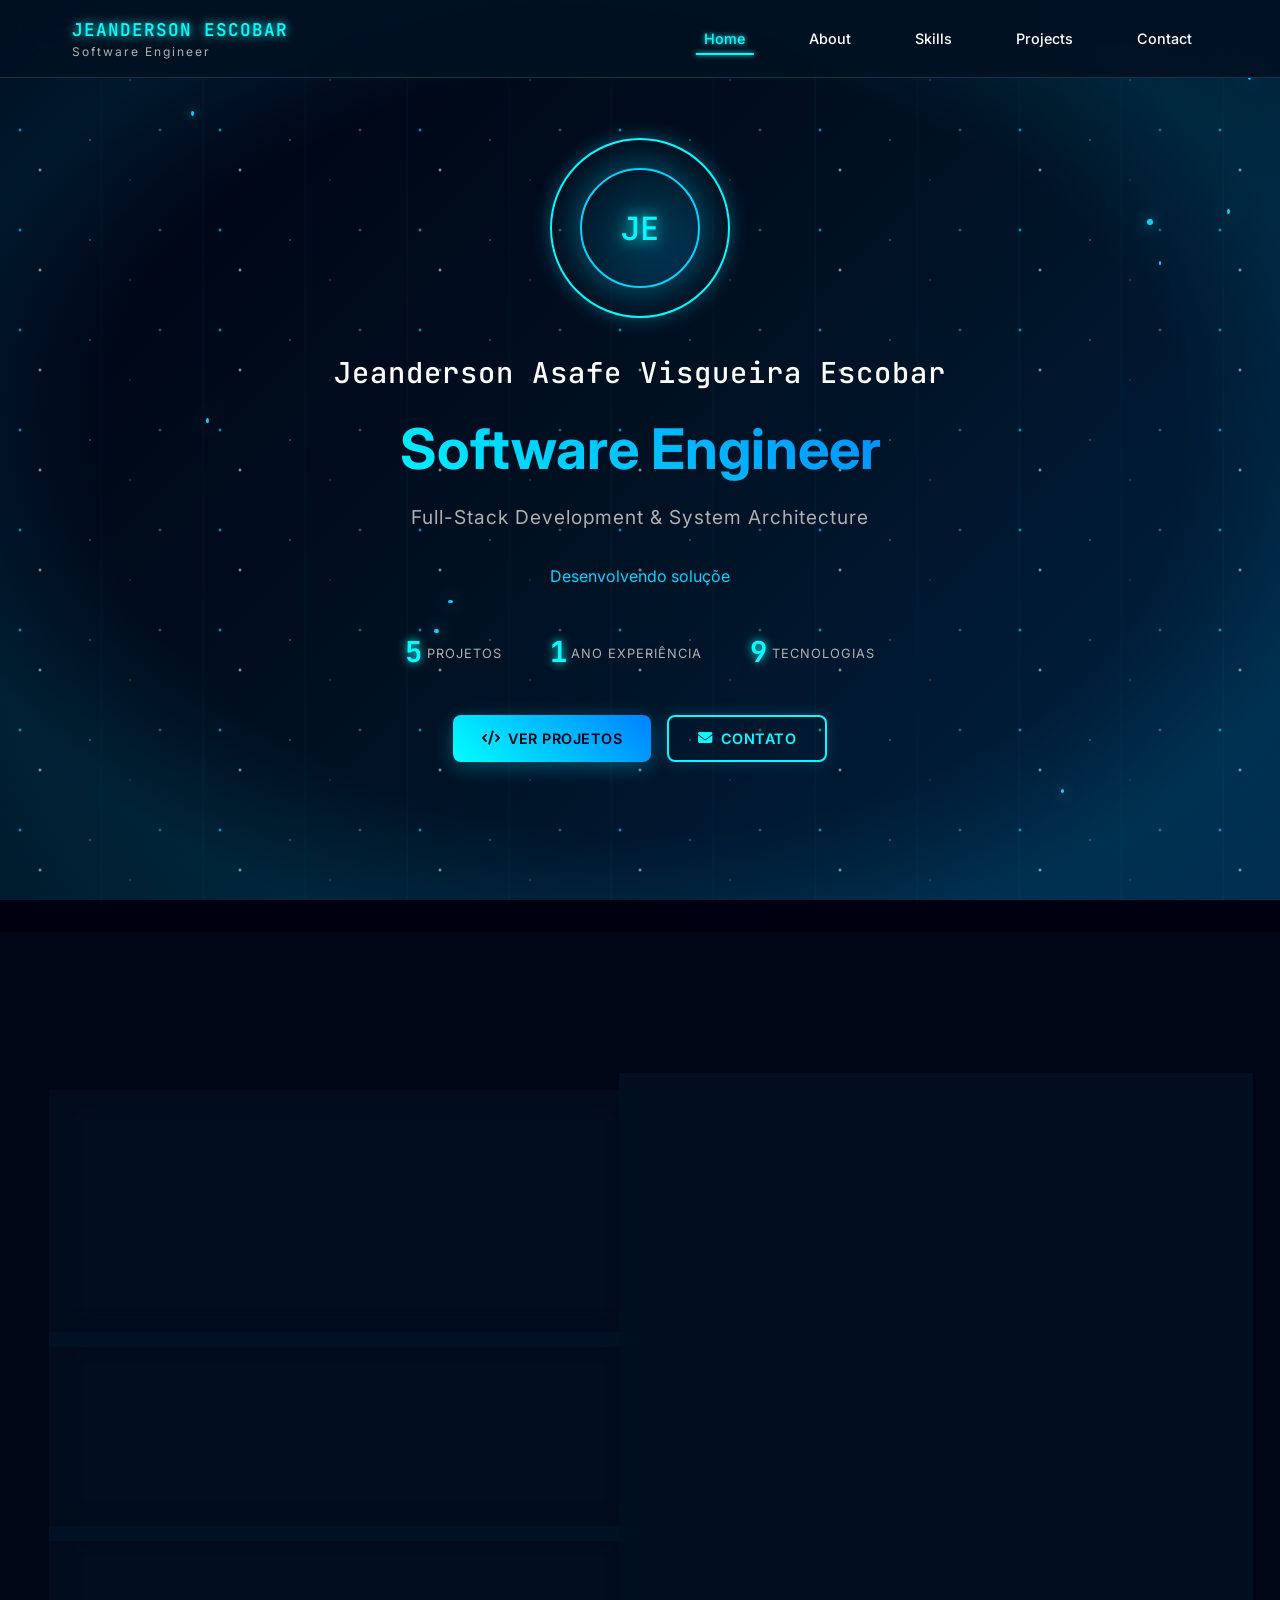
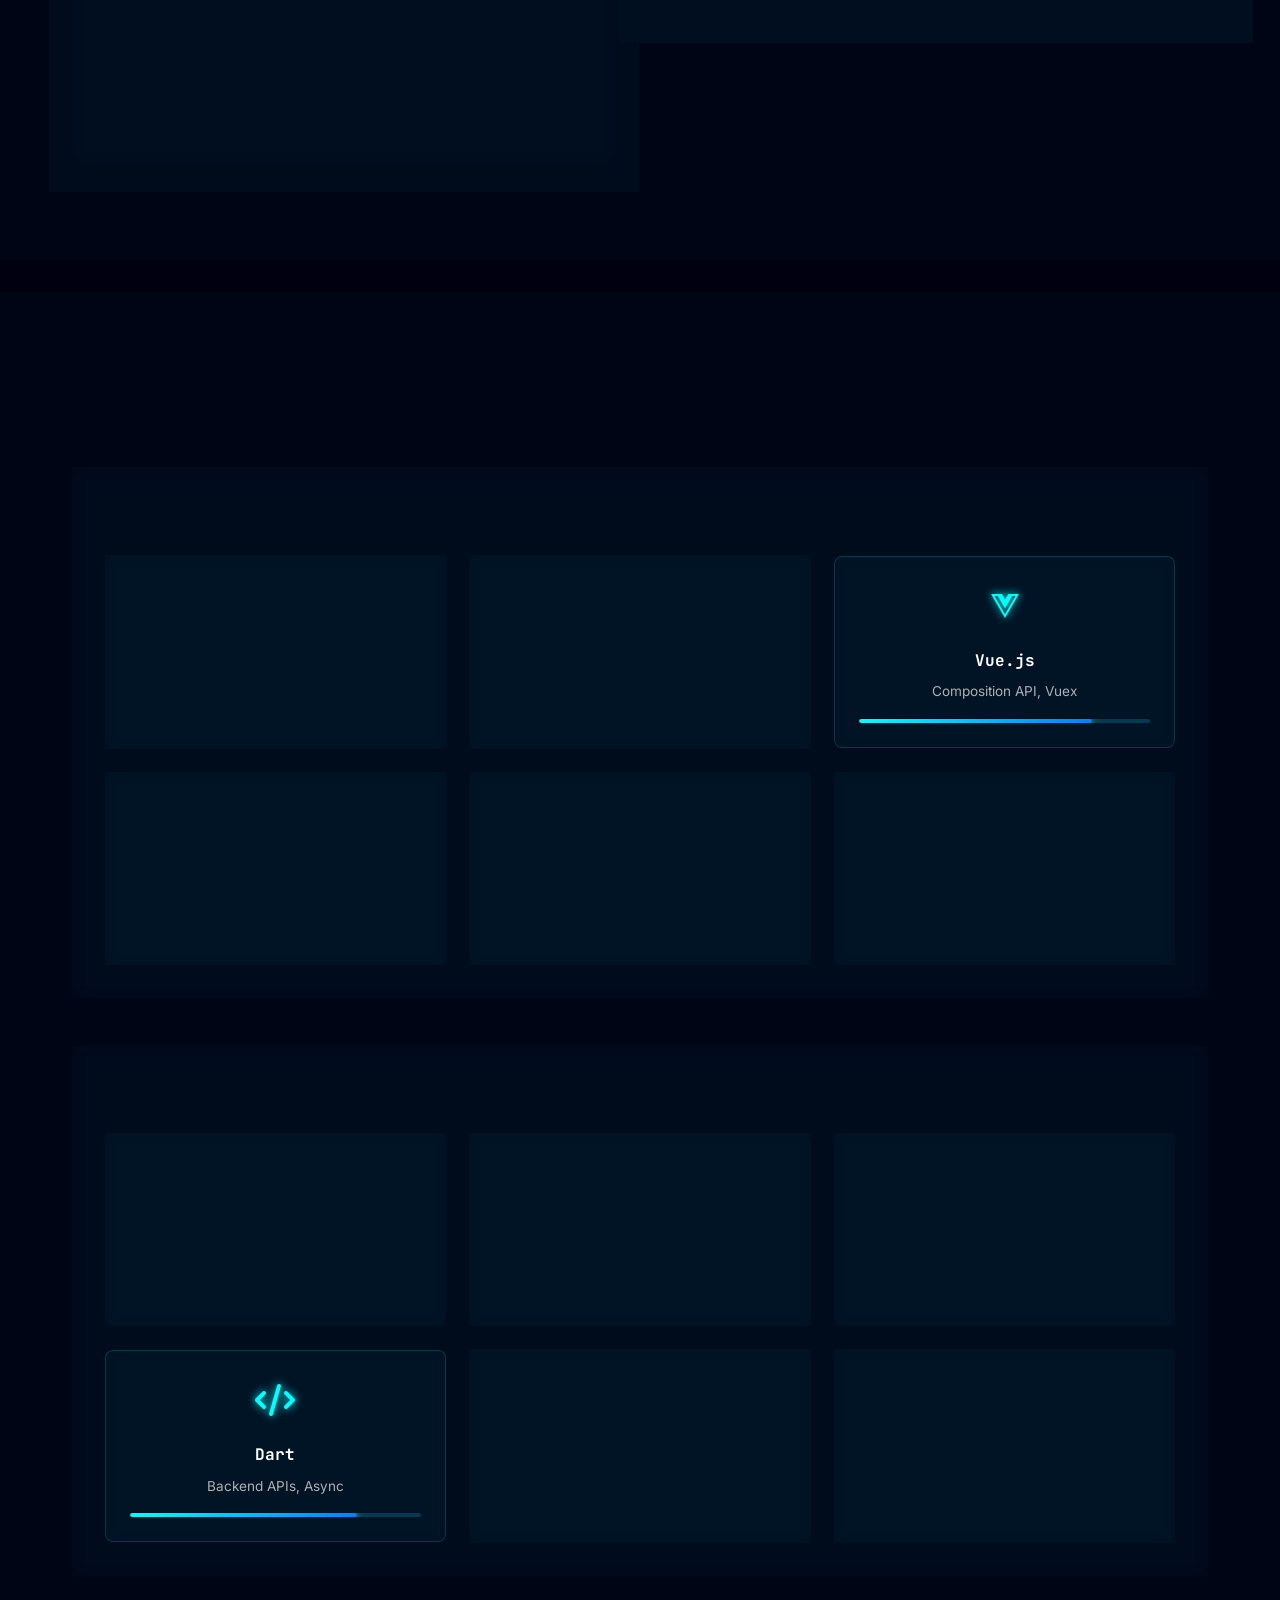
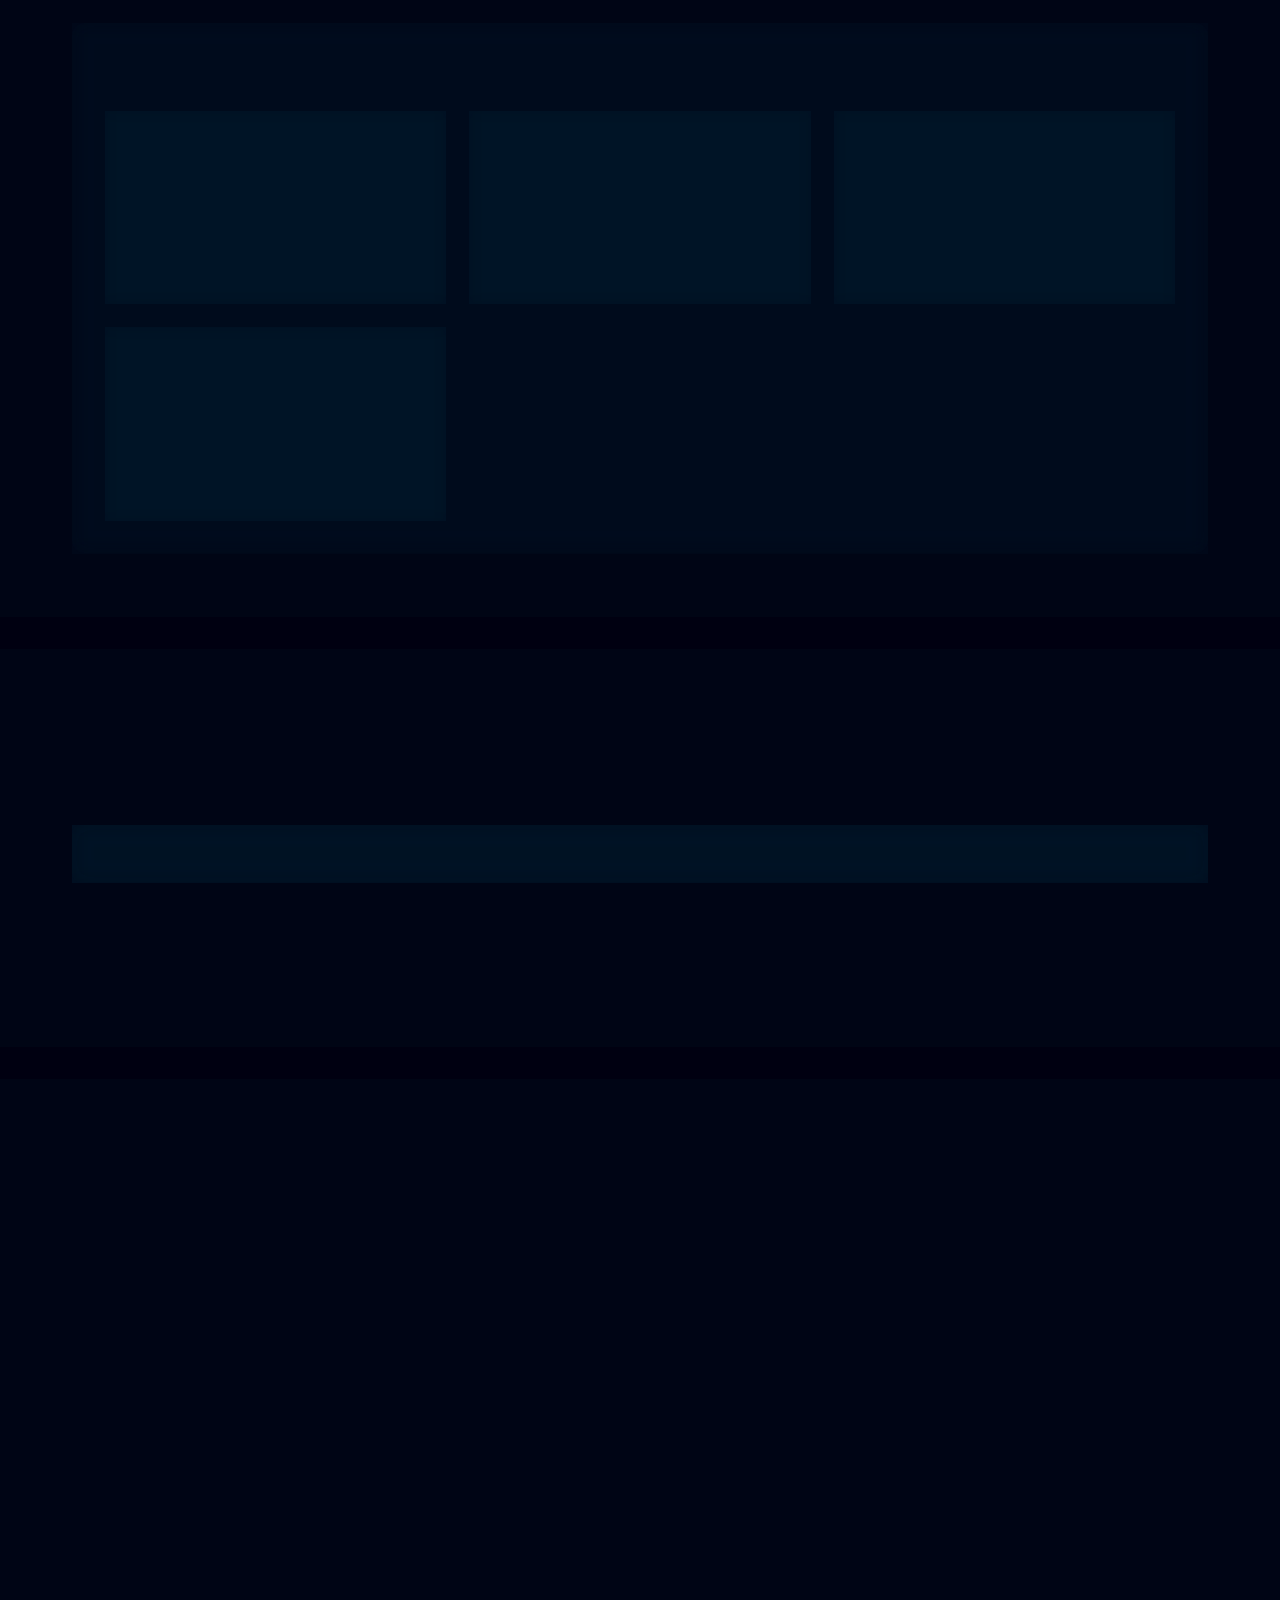
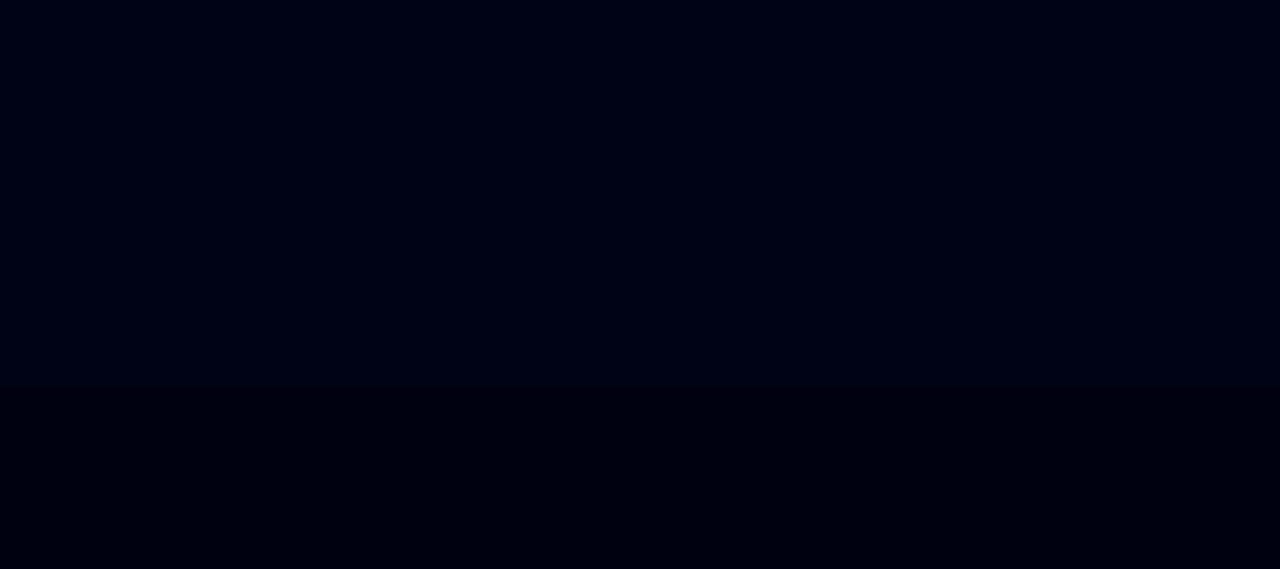
<file: index.html>
<!DOCTYPE html>
<html lang="pt-BR">
<head>
    <meta charset="UTF-8">
    <meta name="viewport" content="width=device-width, initial-scale=1.0">
    <title>Jeanderson Escobar - Engenheiro de Software</title>
    <link href="https://fonts.googleapis.com/css2?family=Inter:wght@300;400;500;600;700&family=JetBrains+Mono:wght@400;500;600&display=swap" rel="stylesheet">
    <link rel="stylesheet" href="https://cdnjs.cloudflare.com/ajax/libs/font-awesome/6.4.0/css/all.min.css">
    <link href="https://unpkg.com/aos@2.3.1/dist/aos.css" rel="stylesheet">
    <link rel="stylesheet" href="styles.css">
</head>
<body>
    <!-- Light Speed Background -->
    <div id="light-speed-bg">
        <div class="light-rays"></div>
        <div class="light-particles"></div>
        <div class="speed-lines"></div>
    </div>
    
    <!-- Navigation -->
    <nav class="navbar" id="navbar">
        <div class="nav-container">
            <div class="nav-logo" data-aos="fade-right">
                <span class="logo-text">JEANDERSON ESCOBAR</span>
                <span class="logo-subtitle">Software Engineer</span>
            </div>
            <ul class="nav-menu" id="nav-menu">
                <li><a href="#home" class="nav-link active">Home</a></li>
                <li><a href="#about" class="nav-link">About</a></li>
                <li><a href="#skills" class="nav-link">Skills</a></li>
                <li><a href="#projects" class="nav-link">Projects</a></li>
                <li><a href="#contact" class="nav-link">Contact</a></li>
            </ul>
            <div class="hamburger" id="hamburger">
                <span></span>
                <span></span>
                <span></span>
            </div>
        </div>
    </nav>

    <!-- Hero Section -->
    <section id="home" class="hero">
        <div class="hero-content">
            <div class="hero-avatar" data-aos="zoom-in" data-aos-duration="1000">
                <div class="avatar-ring"></div>
                <div class="avatar-core">JE</div>
                <div class="avatar-glow"></div>
            </div>
            <h1 class="hero-title">
                <span class="hero-name" data-aos="fade-up" data-aos-delay="200">Jeanderson Asafe Visgueira Escobar</span>
                <span class="hero-role" data-aos="fade-up" data-aos-delay="400">Software Engineer</span>
                <span class="hero-specialization" data-aos="fade-up" data-aos-delay="600">Full-Stack Development & System Architecture</span>
            </h1>
            <div class="hero-description" data-aos="fade-up" data-aos-delay="800">
                <p class="typing-text" id="typing-text">Desenvolvendo soluções escaláveis e inovadoras...</p>
            </div>
            <div class="hero-stats" data-aos="fade-up" data-aos-delay="1000">
                <div class="stat-item">
                    <span class="stat-number" data-target="5">0</span>
                    <span class="stat-label">Projetos</span>
                </div>
                <div class="stat-item">
                    <span class="stat-number" data-target="1">0</span>
                    <span class="stat-label">Ano Experiência</span>
                </div>
                <div class="stat-item">
                    <span class="stat-number" data-target="10">0</span>
                    <span class="stat-label">Tecnologias</span>
                </div>
            </div>
            <div class="hero-buttons" data-aos="fade-up" data-aos-delay="1200">
                <button class="btn btn-primary" onclick="scrollToSection('projects')">
                    <i class="fas fa-code"></i>
                    Ver Projetos
                </button>
                <button class="btn btn-secondary" onclick="scrollToSection('contact')">
                    <i class="fas fa-envelope"></i>
                    Contato
                </button>
            </div>
        </div>
    </section>

    <!-- About Section -->
    <section id="about" class="section">
        <div class="container">
            <h2 class="section-title" data-aos="fade-up">Sobre Mim</h2>
            <div class="about-content">
                <div class="about-text">
                    <div class="text-block" data-aos="fade-right" data-aos-delay="100">
                        <h3>Engenheiro de Software</h3>
                        <p> Aluno de Engenharia de Software, com foco em desenvolvimento full-stack e arquitetura de sistemas. Apaixonado por resolver problemas reais por meio de soluções eficientes, escaláveis e bem estruturadas. Em constante evolução, buscando aplicar na prática os conhecimentos adquiridos na graduação.</p>
                    </div>
                    <div class="text-block" data-aos="fade-right" data-aos-delay="200">
                        <h3>Metodologias & Práticas</h3>
                        <p>Aplicação de metodologias ágeis, clean code, design patterns, e princípios SOLID. Experiência com DevOps, CI/CD, testes automatizados e documentação técnica.</p>
                    </div>
                    <div class="text-block" data-aos="fade-right" data-aos-delay="300">
                        <h3>Foco em Qualidade</h3>
                        <ul class="principle-list">
                            <li><i class="fas fa-check"></i> Código limpo e manutenível</li>
                            <li><i class="fas fa-check"></i> Arquitetura escalável</li>
                            <li><i class="fas fa-check"></i> Performance otimizada</li>
                            <li><i class="fas fa-check"></i> Experiência do usuário</li>
                        </ul>
                    </div>
                </div>
                <div class="about-visual" data-aos="fade-left" data-aos-delay="400">
                    <div class="code-preview">
                        <div class="code-header">
                            <div class="code-dots">
                                <span></span>
                                <span></span>
                                <span></span>
                            </div>
                            <span class="code-title">software-engineer.js</span>
                        </div>
                        <div class="code-content">
                            <pre><code>class SoftwareEngineer {
  constructor() {
    this.name = "Jeanderson Escobar";
    this.role = "Full-Stack Developer";
    this.education = "Engenharia de Software";
  }

  getSkills() {
    return [
      "JavaScript", "Angular", "Flutter",
      "React", "PHP", "Java", "Python",
      "AWS", "PostgreSQL", "MongoDB"
    ];
  }

  buildSolutions() {
    return "Scalable & Efficient Systems";
  }
}</code></pre>
                        </div>
                    </div>
                </div>
            </div>
        </div>
    </section>

    <!-- Skills Section -->
    <section id="skills" class="section">
        <div class="container">
            <h2 class="section-title" data-aos="fade-up">Habilidades Técnicas</h2>
            
            <div class="skills-categories">
                <div class="skill-category" data-aos="fade-up" data-aos-delay="100">
                    <h3 class="category-title">Frontend Development</h3>
                    <div class="skills-grid">
                        <div class="skill-card" data-level="90" data-aos="flip-left" data-aos-delay="200">
                            <div class="skill-icon">
                                <i class="fab fa-js-square"></i>
                            </div>
                            <h4>JavaScript</h4>
                            <p>ES6+, DOM, Async/Await</p>
                            <div class="skill-level">
                                <div class="level-bar" data-level="90"></div>
                            </div>
                        </div>
                        <div class="skill-card" data-level="85" data-aos="flip-left" data-aos-delay="300">
                            <div class="skill-icon">
                                <i class="fab fa-react"></i>
                            </div>
                            <h4>React</h4>
                            <p>Hooks, Context, Redux</p>
                            <div class="skill-level">
                                <div class="level-bar" data-level="85"></div>
                            </div>
                        </div>
                        <div class="skill-card" data-level="80" data-aos="flip-left" data-aos-delay="400">
                            <div class="skill-icon">
                                <i class="fab fa-vuejs"></i>
                            </div>
                            <h4>Vue.js</h4>
                            <p>Composition API, Vuex</p>
                            <div class="skill-level">
                                <div class="level-bar" data-level="80"></div>
                            </div>
                        </div>
                        <div class="skill-card" data-level="82" data-aos="flip-left" data-aos-delay="450">
                            <div class="skill-icon">
                                <i class="fab fa-angular"></i>
                            </div>
                            <h4>Angular</h4>
                            <p>TypeScript, RxJS, Services</p>
                            <div class="skill-level">
                                <div class="level-bar" data-level="82"></div>
                            </div>
                        </div>
                        <div class="skill-card" data-level="78" data-aos="flip-left" data-aos-delay="475">
                            <div class="skill-icon">
                                <i class="fas fa-mobile-alt"></i>
                            </div>
                            <h4>Flutter</h4>
                            <p>Widgets, State Management</p>
                            <div class="skill-level">
                                <div class="level-bar" data-level="78"></div>
                            </div>
                        </div>
                        <div class="skill-card" data-level="85" data-aos="flip-left" data-aos-delay="500">
                            <div class="skill-icon">
                                <i class="fab fa-css3-alt"></i>
                            </div>
                            <h4>CSS/SCSS</h4>
                            <p>Flexbox, Grid, Animations</p>
                            <div class="skill-level">
                                <div class="level-bar" data-level="85"></div>
                            </div>
                        </div>
                    </div>
                </div>

                <div class="skill-category" data-aos="fade-up" data-aos-delay="200">
                    <h3 class="category-title">Backend Development</h3>
                    <div class="skills-grid">
                        <div class="skill-card" data-level="85" data-aos="flip-right" data-aos-delay="300">
                            <div class="skill-icon">
                                <i class="fab fa-php"></i>
                            </div>
                            <h4>PHP</h4>
                            <p>Laravel, Symfony, APIs</p>
                            <div class="skill-level">
                                <div class="level-bar" data-level="85"></div>
                            </div>
                        </div>
                        <div class="skill-card" data-level="83" data-aos="flip-right" data-aos-delay="350">
                            <div class="skill-icon">
                                <i class="fab fa-java"></i>
                            </div>
                            <h4>Java</h4>
                            <p>Spring Boot, JPA, Maven</p>
                            <div class="skill-level">
                                <div class="level-bar" data-level="83"></div>
                            </div>
                        </div>
                        <div class="skill-card" data-level="82" data-aos="flip-right" data-aos-delay="400">
                            <div class="skill-icon">
                                <i class="fab fa-python"></i>
                            </div>
                            <h4>Python</h4>
                            <p>Django, FastAPI, Flask</p>
                            <div class="skill-level">
                                <div class="level-bar" data-level="82"></div>
                            </div>
                        </div>
                        <div class="skill-card" data-level="78" data-aos="flip-right" data-aos-delay="450">
                            <div class="skill-icon">
                                <i class="fas fa-code"></i>
                            </div>
                            <h4>Dart</h4>
                            <p>Backend APIs, Async</p>
                            <div class="skill-level">
                                <div class="level-bar" data-level="78"></div>
                            </div>
                        </div>
                        <div class="skill-card" data-level="80" data-aos="flip-right" data-aos-delay="500">
                            <div class="skill-icon">
                                <i class="fas fa-database"></i>
                            </div>
                            <h4>PostgreSQL</h4>
                            <p>Queries, Optimization</p>
                            <div class="skill-level">
                                <div class="level-bar" data-level="80"></div>
                            </div>
                        </div>
                        <div class="skill-card" data-level="75" data-aos="flip-right" data-aos-delay="600">
                            <div class="skill-icon">
                                <i class="fas fa-leaf"></i>
                            </div>
                            <h4>MongoDB</h4>
                            <p>NoSQL, Aggregation</p>
                            <div class="skill-level">
                                <div class="level-bar" data-level="75"></div>
                            </div>
                        </div>
                    </div>
                </div>

                <div class="skill-category" data-aos="fade-up" data-aos-delay="300">
                    <h3 class="category-title">DevOps & Tools</h3>
                    <div class="skills-grid">
                        <div class="skill-card" data-level="78" data-aos="zoom-in" data-aos-delay="400">
                            <div class="skill-icon">
                                <i class="fab fa-docker"></i>
                            </div>
                            <h4>Docker</h4>
                            <p>Containers, Compose</p>
                            <div class="skill-level">
                                <div class="level-bar" data-level="78"></div>
                            </div>
                        </div>
                        <div class="skill-card" data-level="75" data-aos="zoom-in" data-aos-delay="500">
                            <div class="skill-icon">
                                <i class="fab fa-aws"></i>
                            </div>
                            <h4>AWS</h4>
                            <p>EC2, S3, Lambda</p>
                            <div class="skill-level">
                                <div class="level-bar" data-level="75"></div>
                            </div>
                        </div>
                        <div class="skill-card" data-level="90" data-aos="zoom-in" data-aos-delay="600">
                            <div class="skill-icon">
                                <i class="fab fa-git-alt"></i>
                            </div>
                            <h4>Git</h4>
                            <p>Version Control, Workflows</p>
                            <div class="skill-level">
                                <div class="level-bar" data-level="90"></div>
                            </div>
                        </div>
                        <div class="skill-card" data-level="70" data-aos="zoom-in" data-aos-delay="700">
                            <div class="skill-icon">
                                <i class="fas fa-cogs"></i>
                            </div>
                            <h4>CI/CD</h4>
                            <p>GitHub Actions, Jenkins</p>
                            <div class="skill-level">
                                <div class="level-bar" data-level="70"></div>
                            </div>
                        </div>
                    </div>
                </div>
            </div>
        </div>
    </section>

    <!-- Projects Section -->
    <section id="projects" class="section">
        <div class="container">
            <h2 class="section-title" data-aos="fade-up">Meus Projetos</h2>
            
            <div class="github-status" id="github-status" data-aos="fade-up" data-aos-delay="100">
                <div class="status-indicator">
                    <i class="fab fa-github"></i>
                    <span id="status-text">🚀 Conectando com o GitHub...</span>
                </div>
            </div>

            <div class="project-filters" data-aos="fade-up" data-aos-delay="200">
                <button class="filter-btn active" data-filter="all">Todos os Projetos</button>
                <div id="language-filters"></div>
            </div>

            <div class="projects-grid" id="projects-grid">
                <!-- Projects will be loaded here -->
            </div>

            <div class="loading-spinner" id="loading-spinner">
                <div class="spinner"></div>
                <p>Carregando projetos...</p>
            </div>
        </div>
    </section>

    <!-- Contact Section -->
    <section id="contact" class="section">
        <div class="container">
            <h2 class="section-title" data-aos="fade-up">Entre em Contato</h2>
            <div class="contact-content">
                <div class="contact-form-container" data-aos="fade-right" data-aos-delay="200">
                    <div class="form-header">
                        <h3>Vamos conversar sobre seu projeto</h3>
                        <p>Estou sempre interessado em novos desafios e oportunidades de colaboração.</p>
                    </div>
                    <form class="contact-form" id="contact-form">
                        <div class="form-group">
                            <input type="text" id="name" name="name" required>
                            <label for="name">Nome</label>
                            <div class="input-glow"></div>
                        </div>
                        <div class="form-group">
                            <input type="email" id="email" name="email" required>
                            <label for="email">Email</label>
                            <div class="input-glow"></div>
                        </div>
                        <div class="form-group">
                            <input type="text" id="subject" name="subject" required>
                            <label for="subject">Assunto</label>
                            <div class="input-glow"></div>
                        </div>
                        <div class="form-group">
                            <textarea id="message" name="message" required></textarea>
                            <label for="message">Mensagem</label>
                            <div class="input-glow"></div>
                        </div>
                        <button type="submit" class="btn btn-primary">
                            <i class="fas fa-paper-plane"></i>
                            Enviar Mensagem
                        </button>
                    </form>
                </div>
                <div class="contact-info" data-aos="fade-left" data-aos-delay="400">
                    <div class="contact-card" data-aos="zoom-in" data-aos-delay="500">
                        <div class="card-icon">
                            <i class="fas fa-envelope"></i>
                        </div>
                        <h4>Email</h4>
                        <p>jeandersonescobar14@email.com</p>
                    </div>
                    <div class="contact-card" data-aos="zoom-in" data-aos-delay="600">
                        <div class="card-icon">
                            <i class="fas fa-map-marker-alt"></i>
                        </div>
                        <h4>Localização</h4>
                        <p>Teresina, PI Brasil</p>
                    </div>
                    <div class="contact-card" data-aos="zoom-in" data-aos-delay="700">
                        <div class="card-icon">
                            <i class="fas fa-clock"></i>
                        </div>
                        <h4>Disponibilidade</h4>
                        <p>Segunda a Sexta, 9h às 18h</p>
                    </div>
                </div>
            </div>
            <div class="social-links" data-aos="fade-up" data-aos-delay="800">
                <a href="https://github.com/asafe-escobar" class="social-link" title="GitHub">
                    <i class="fab fa-github"></i>
                </a>
                <a href="https://www.linkedin.com/in/asafe-escobar-217594322/" class="social-link" title="LinkedIn">
                    <i class="fab fa-linkedin"></i>
                </a>
                <a href="https://x.com/Zai65156971" class="social-link" title="Twitter">
                    <i class="fab fa-twitter"></i>
                </a>
                <a href="https://mail.google.com/mail/u/0/#inbox" class="social-link" title="Email">
                    <i class="fas fa-envelope"></i>
                </a>
            </div>
        </div>
    </section>

    <!-- Footer -->
    <footer class="footer" data-aos="fade-up">
        <div class="container">
            <p>&copy; 2024 Jeanderson Escobar. Todos os direitos reservados.</p>
        </div>
    </footer>

    <!-- Scripts -->
    <script src="https://unpkg.com/aos@2.3.1/dist/aos.js"></script>
    <script src="script.js"></script>
</body>
</html>
</file>
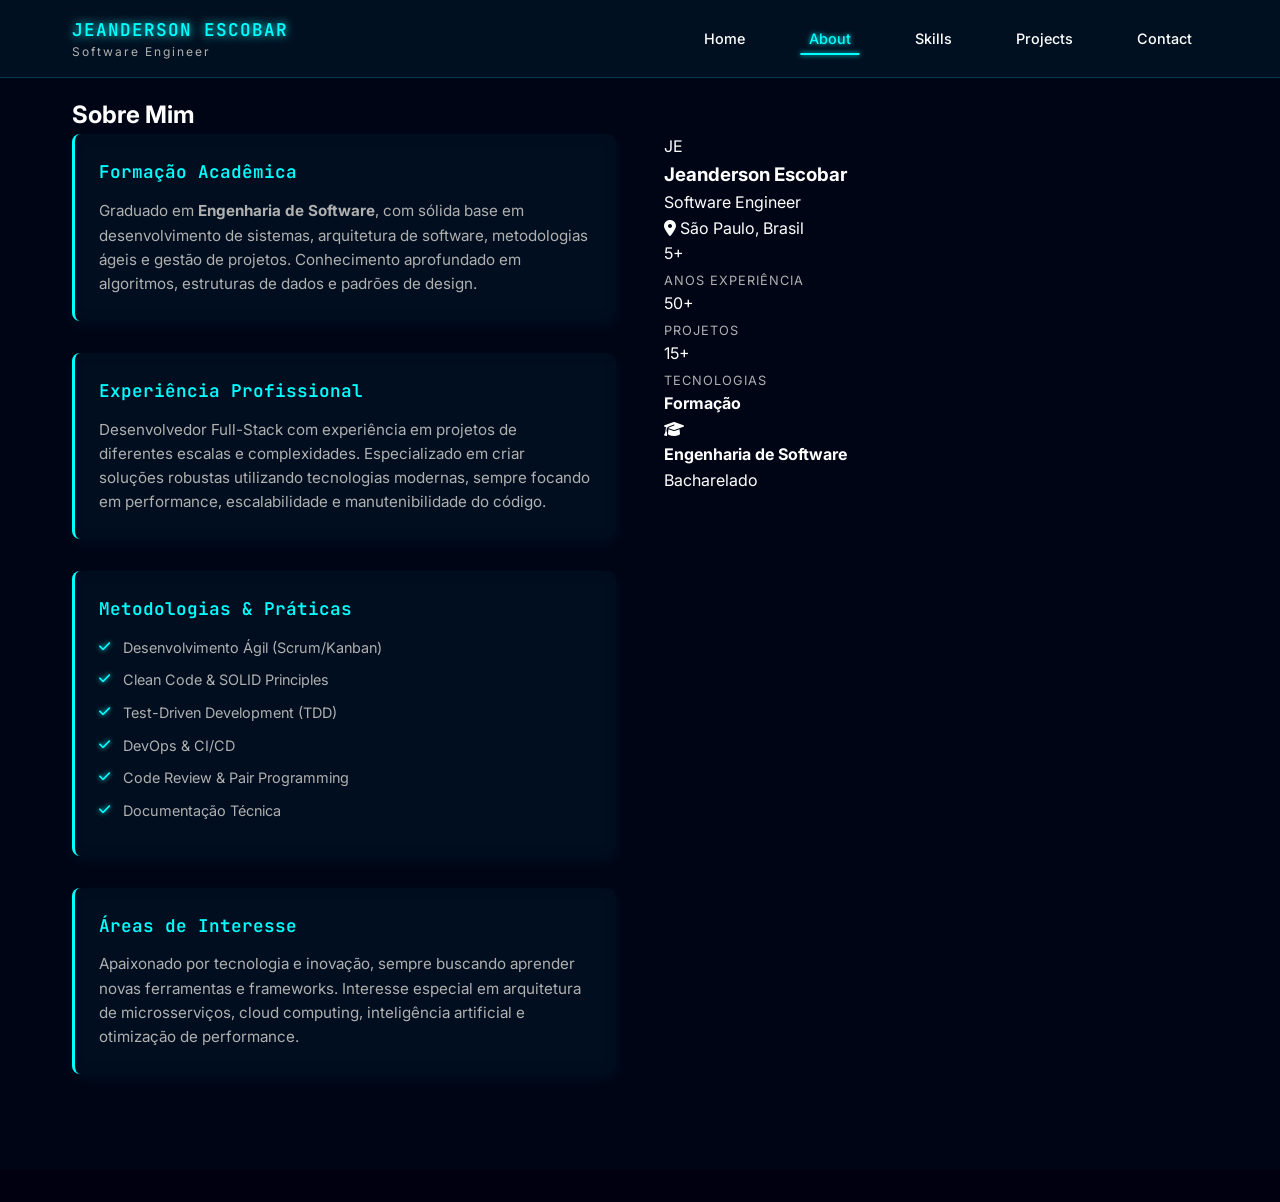
<file: about.html>
<!DOCTYPE html>
<html lang="pt-BR">
<head>
    <meta charset="UTF-8">
    <meta name="viewport" content="width=device-width, initial-scale=1.0">
    <title>Jeanderson Escobar - Sobre</title>
    <link href="https://fonts.googleapis.com/css2?family=Inter:wght@300;400;500;600;700&family=JetBrains+Mono:wght@400;500;600&display=swap" rel="stylesheet">
    <link rel="stylesheet" href="https://cdnjs.cloudflare.com/ajax/libs/font-awesome/6.4.0/css/all.min.css">
    <link rel="stylesheet" href="styles.css">
</head>
<body>
    <!-- Starfield Background -->
    <div id="starfield"></div>
    <div id="nebula"></div>
    
    <!-- Navigation -->
    <nav class="navbar" id="navbar">
        <div class="nav-container">
            <div class="nav-logo">
                <span class="logo-text">JEANDERSON ESCOBAR</span>
                <span class="logo-subtitle">Software Engineer</span>
            </div>
            <ul class="nav-menu" id="nav-menu">
                <li><a href="index.html" class="nav-link">Home</a></li>
                <li><a href="about.html" class="nav-link active">About</a></li>
                <li><a href="skills.html" class="nav-link">Skills</a></li>
                <li><a href="projects.html" class="nav-link">Projects</a></li>
                <li><a href="contact.html" class="nav-link">Contact</a></li>
            </ul>
            <div class="hamburger" id="hamburger">
                <span></span>
                <span></span>
                <span></span>
            </div>
        </div>
    </nav>

    <!-- About Section -->
    <section class="section page-content">
        <div class="container">
            <h1 class="page-title">Sobre Mim</h1>
            <div class="about-content">
                <div class="about-text">
                    <div class="text-block">
                        <h3>Formação Acadêmica</h3>
                        <p>Graduado em <strong>Engenharia de Software</strong>, com sólida base em desenvolvimento de sistemas, arquitetura de software, metodologias ágeis e gestão de projetos. Conhecimento aprofundado em algoritmos, estruturas de dados e padrões de design.</p>
                    </div>
                    <div class="text-block">
                        <h3>Experiência Profissional</h3>
                        <p>Desenvolvedor Full-Stack com experiência em projetos de diferentes escalas e complexidades. Especializado em criar soluções robustas utilizando tecnologias modernas, sempre focando em performance, escalabilidade e manutenibilidade do código.</p>
                    </div>
                    <div class="text-block">
                        <h3>Metodologias & Práticas</h3>
                        <ul class="principle-list">
                            <li><i class="fas fa-check"></i> Desenvolvimento Ágil (Scrum/Kanban)</li>
                            <li><i class="fas fa-check"></i> Clean Code & SOLID Principles</li>
                            <li><i class="fas fa-check"></i> Test-Driven Development (TDD)</li>
                            <li><i class="fas fa-check"></i> DevOps & CI/CD</li>
                            <li><i class="fas fa-check"></i> Code Review & Pair Programming</li>
                            <li><i class="fas fa-check"></i> Documentação Técnica</li>
                        </ul>
                    </div>
                    <div class="text-block">
                        <h3>Áreas de Interesse</h3>
                        <p>Apaixonado por tecnologia e inovação, sempre buscando aprender novas ferramentas e frameworks. Interesse especial em arquitetura de microsserviços, cloud computing, inteligência artificial e otimização de performance.</p>
                    </div>
                </div>
                <div class="about-visual">
                    <div class="profile-card">
                        <div class="profile-header">
                            <div class="profile-avatar">JE</div>
                            <div class="profile-info">
                                <h3>Jeanderson Escobar</h3>
                                <p>Software Engineer</p>
                                <div class="profile-location">
                                    <i class="fas fa-map-marker-alt"></i>
                                    São Paulo, Brasil
                                </div>
                            </div>
                        </div>
                        <div class="profile-stats">
                            <div class="stat">
                                <span class="stat-value">5+</span>
                                <span class="stat-label">Anos Experiência</span>
                            </div>
                            <div class="stat">
                                <span class="stat-value">50+</span>
                                <span class="stat-label">Projetos</span>
                            </div>
                            <div class="stat">
                                <span class="stat-value">15+</span>
                                <span class="stat-label">Tecnologias</span>
                            </div>
                        </div>
                        <div class="profile-education">
                            <h4>Formação</h4>
                            <div class="education-item">
                                <i class="fas fa-graduation-cap"></i>
                                <div>
                                    <strong>Engenharia de Software</strong>
                                    <p>Bacharelado</p>
                                </div>
                            </div>
                        </div>
                    </div>
                </div>
            </div>
        </div>
    </section>

    <script src="script.js"></script>
</body>
</html>
</file>
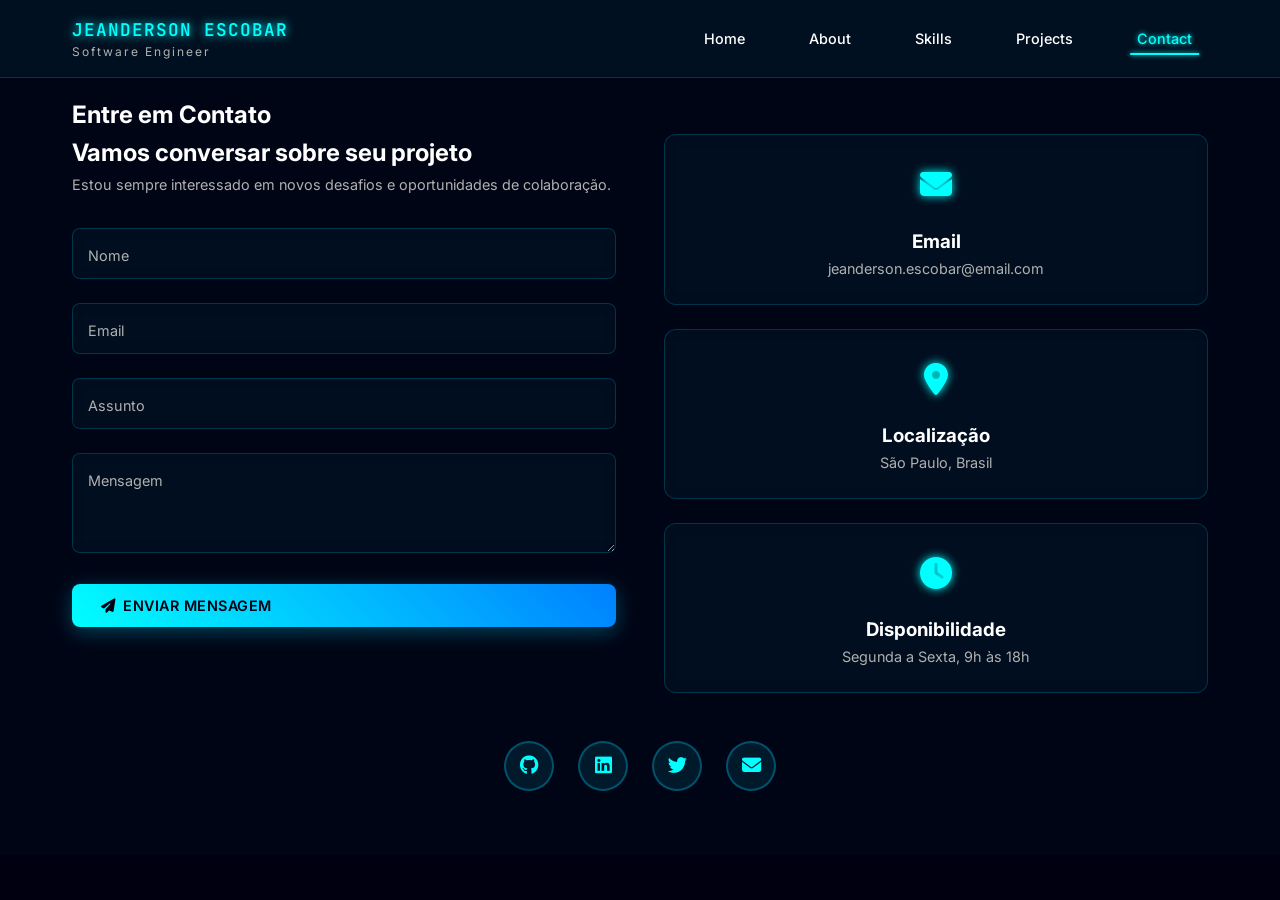
<file: contact.html>
<!DOCTYPE html>
<html lang="pt-BR">
<head>
    <meta charset="UTF-8">
    <meta name="viewport" content="width=device-width, initial-scale=1.0">
    <title>Jeanderson Escobar - Contato</title>
    <link href="https://fonts.googleapis.com/css2?family=Inter:wght@300;400;500;600;700&family=JetBrains+Mono:wght@400;500;600&display=swap" rel="stylesheet">
    <link rel="stylesheet" href="https://cdnjs.cloudflare.com/ajax/libs/font-awesome/6.4.0/css/all.min.css">
    <link rel="stylesheet" href="styles.css">
</head>
<body>
    <!-- Starfield Background -->
    <div id="starfield"></div>
    <div id="nebula"></div>
    
    <!-- Navigation -->
    <nav class="navbar" id="navbar">
        <div class="nav-container">
            <div class="nav-logo">
                <span class="logo-text">JEANDERSON ESCOBAR</span>
                <span class="logo-subtitle">Software Engineer</span>
            </div>
            <ul class="nav-menu" id="nav-menu">
                <li><a href="index.html" class="nav-link">Home</a></li>
                <li><a href="about.html" class="nav-link">About</a></li>
                <li><a href="skills.html" class="nav-link">Skills</a></li>
                <li><a href="projects.html" class="nav-link">Projects</a></li>
                <li><a href="contact.html" class="nav-link active">Contact</a></li>
            </ul>
            <div class="hamburger" id="hamburger">
                <span></span>
                <span></span>
                <span></span>
            </div>
        </div>
    </nav>

    <!-- Contact Section -->
    <section class="section page-content">
        <div class="container">
            <h1 class="page-title">Entre em Contato</h1>
            <div class="contact-content">
                <div class="contact-form-container">
                    <div class="form-header">
                        <h2>Vamos conversar sobre seu projeto</h2>
                        <p>Estou sempre interessado em novos desafios e oportunidades de colaboração.</p>
                    </div>
                    <form class="contact-form" id="contact-form">
                        <div class="form-group">
                            <input type="text" id="name" name="name" required>
                            <label for="name">Nome</label>
                            <div class="input-glow"></div>
                        </div>
                        <div class="form-group">
                            <input type="email" id="email" name="email" required>
                            <label for="email">Email</label>
                            <div class="input-glow"></div>
                        </div>
                        <div class="form-group">
                            <input type="text" id="subject" name="subject" required>
                            <label for="subject">Assunto</label>
                            <div class="input-glow"></div>
                        </div>
                        <div class="form-group">
                            <textarea id="message" name="message" required></textarea>
                            <label for="message">Mensagem</label>
                            <div class="input-glow"></div>
                        </div>
                        <button type="submit" class="btn btn-primary">
                            <i class="fas fa-paper-plane"></i>
                            Enviar Mensagem
                        </button>
                    </form>
                </div>
                <div class="contact-info">
                    <div class="contact-card">
                        <div class="card-icon">
                            <i class="fas fa-envelope"></i>
                        </div>
                        <h3>Email</h3>
                        <p>jeanderson.escobar@email.com</p>
                    </div>
                    <div class="contact-card">
                        <div class="card-icon">
                            <i class="fas fa-map-marker-alt"></i>
                        </div>
                        <h3>Localização</h3>
                        <p>São Paulo, Brasil</p>
                    </div>
                    <div class="contact-card">
                        <div class="card-icon">
                            <i class="fas fa-clock"></i>
                        </div>
                        <h3>Disponibilidade</h3>
                        <p>Segunda a Sexta, 9h às 18h</p>
                    </div>
                </div>
            </div>
            <div class="social-links">
                <a href="#" class="social-link" title="GitHub">
                    <i class="fab fa-github"></i>
                </a>
                <a href="#" class="social-link" title="LinkedIn">
                    <i class="fab fa-linkedin"></i>
                </a>
                <a href="#" class="social-link" title="Twitter">
                    <i class="fab fa-twitter"></i>
                </a>
                <a href="#" class="social-link" title="Email">
                    <i class="fas fa-envelope"></i>
                </a>
            </div>
        </div>
    </section>

    <script src="script.js"></script>
</body>
</html>
</file>
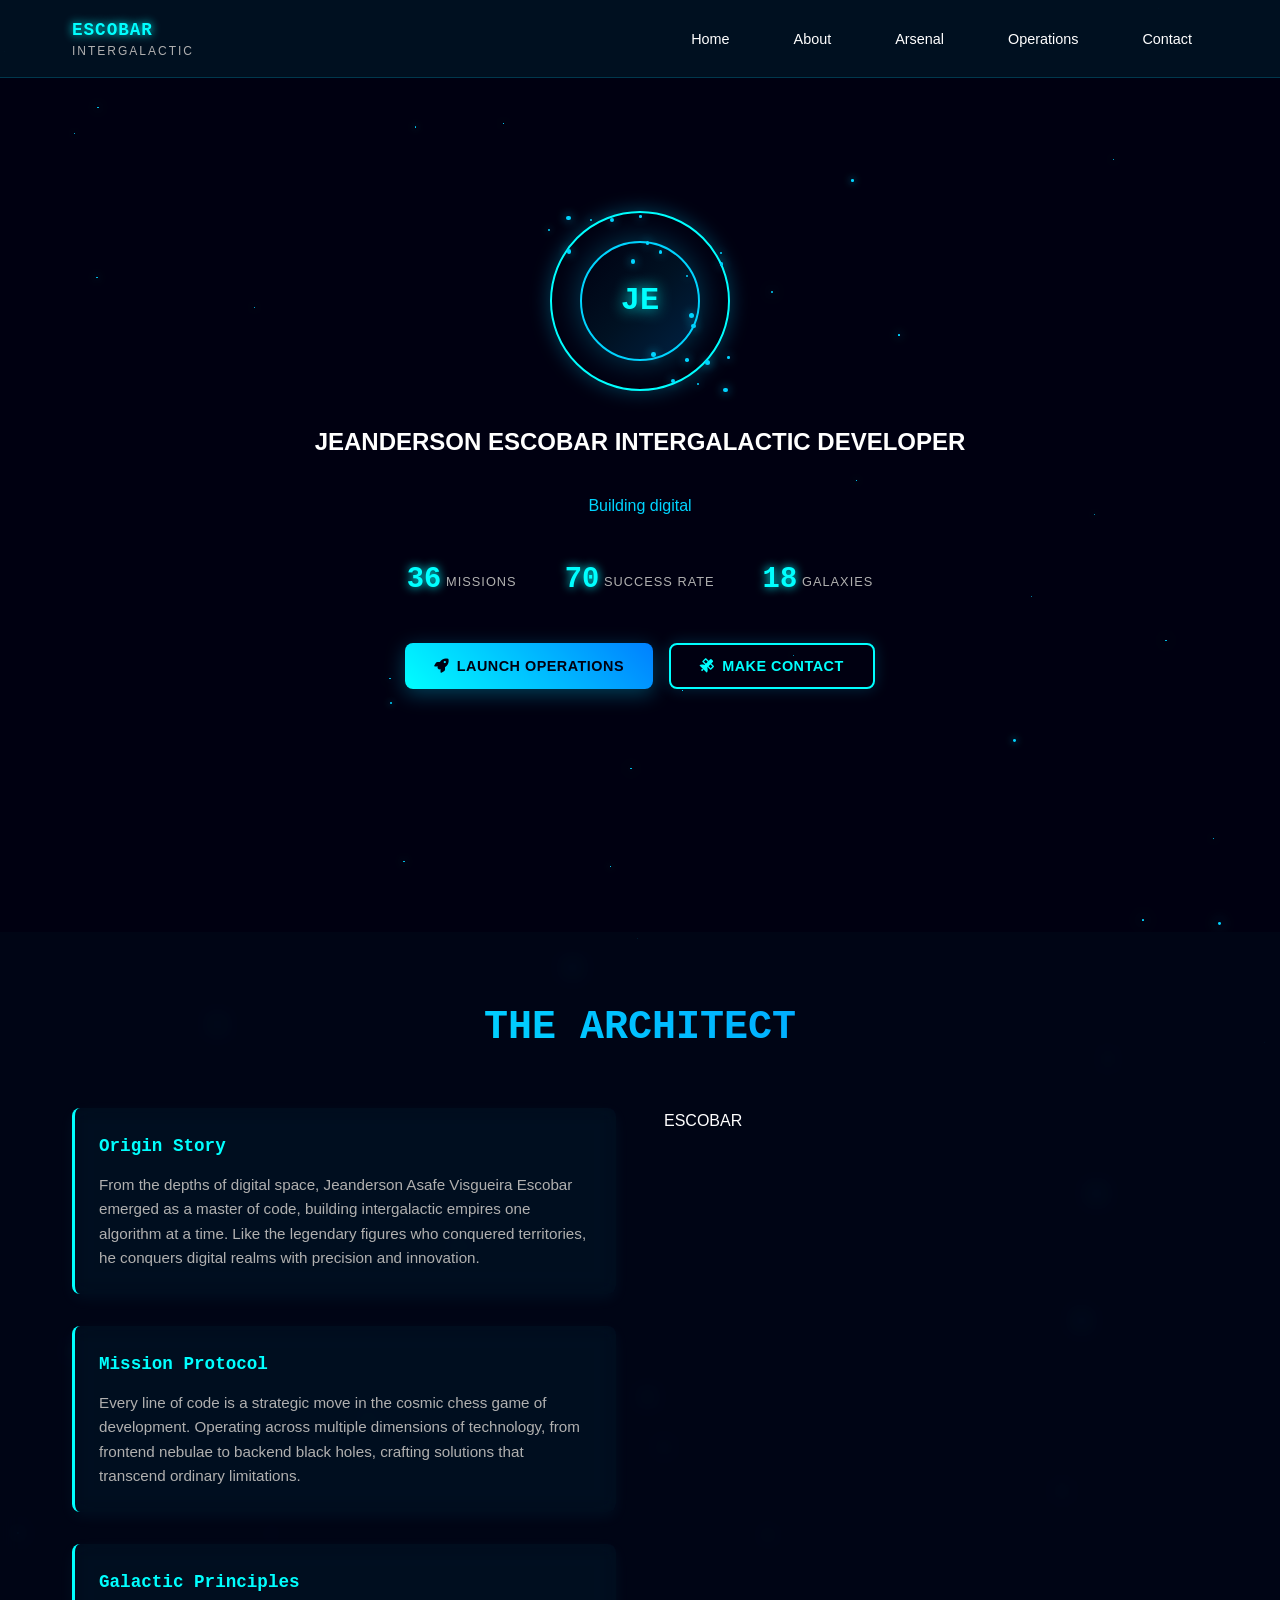
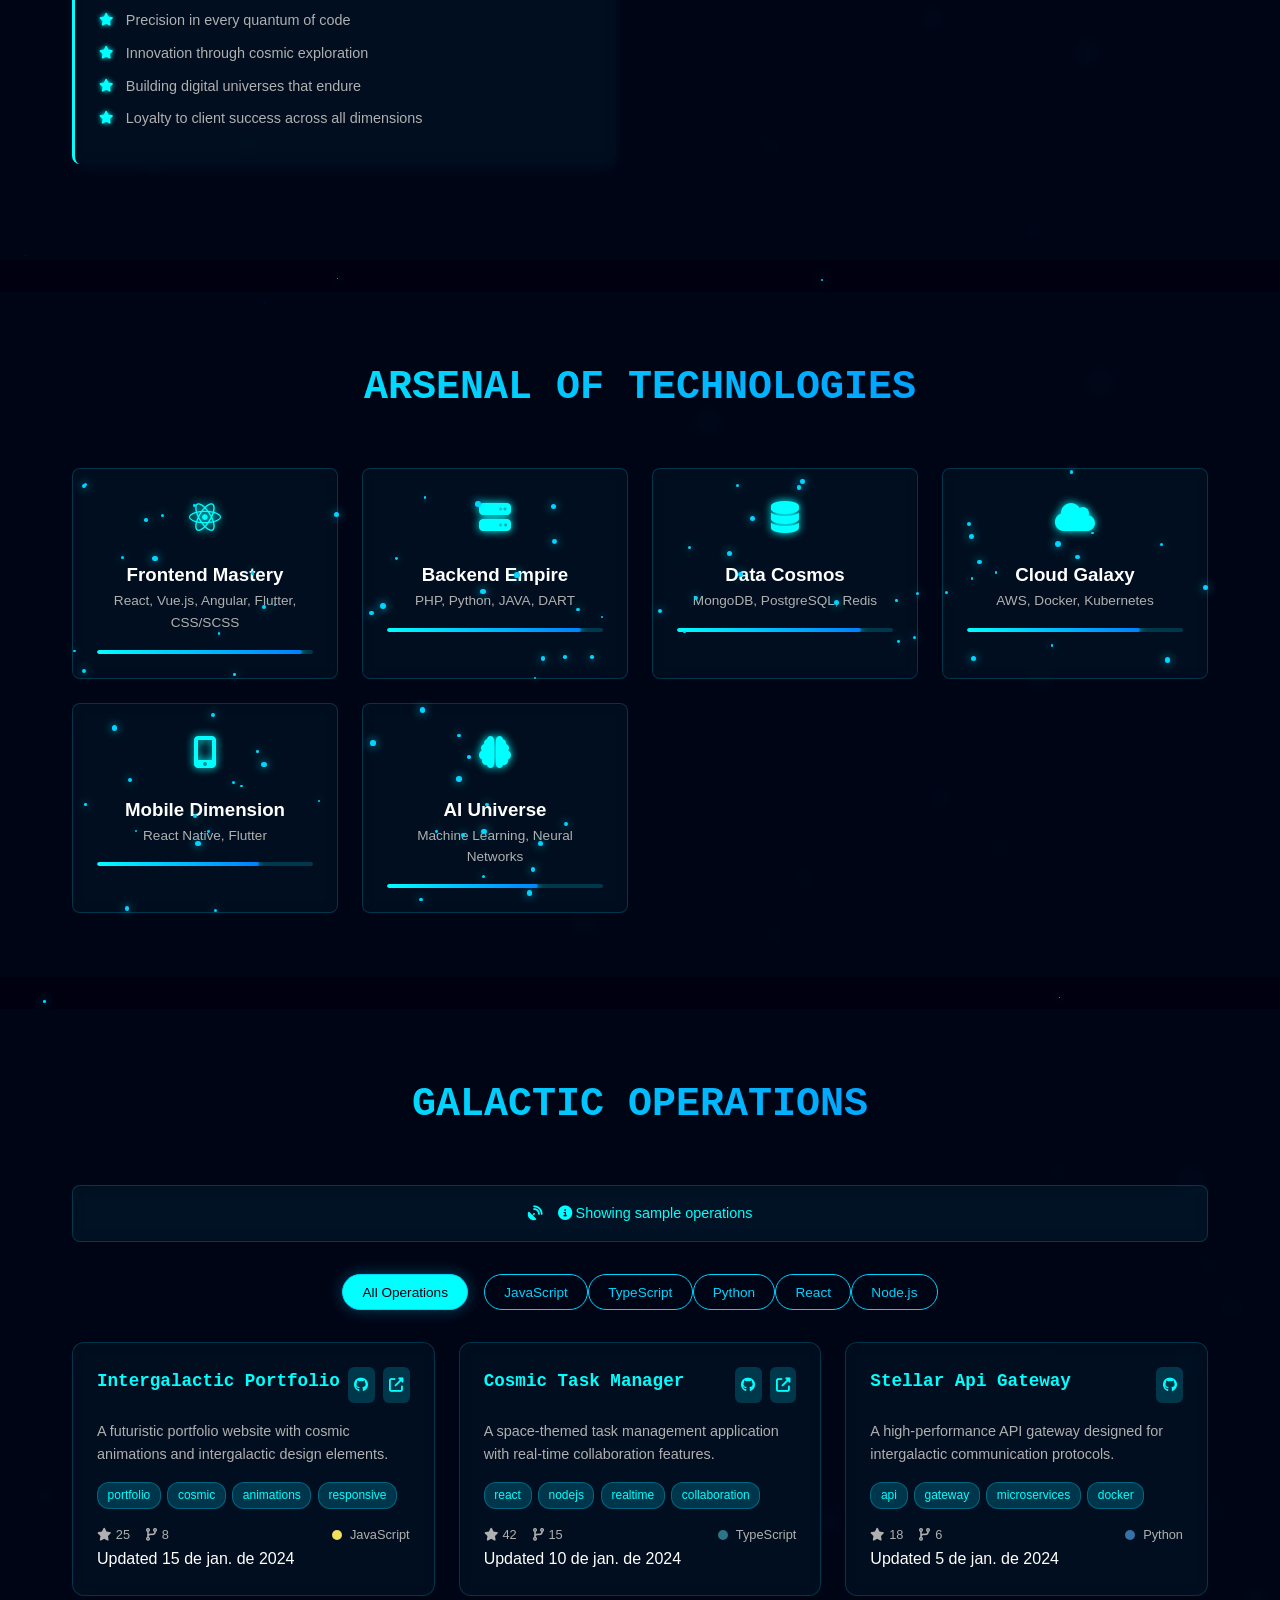
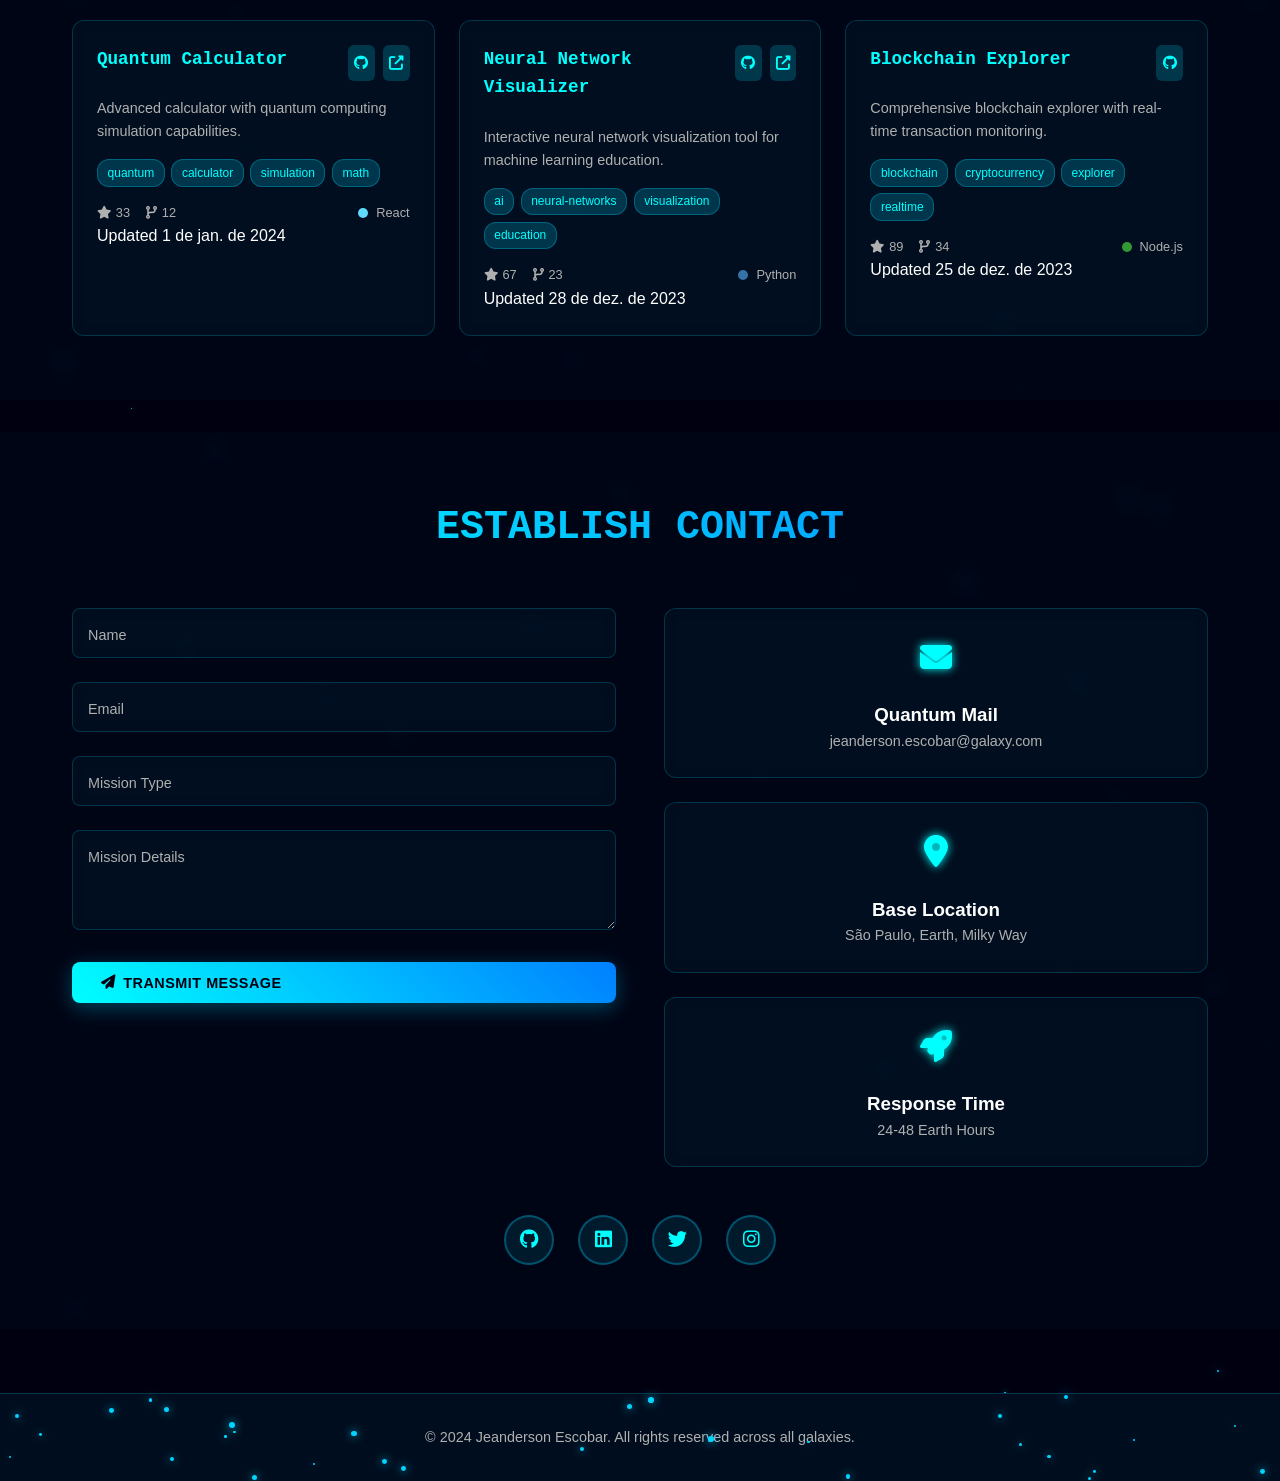
<file: index-fixed.html>
<!DOCTYPE html>
<html lang="pt-BR">
<head>
    <meta charset="UTF-8">
    <meta name="viewport" content="width=device-width, initial-scale=1.0">
    <title>Jeanderson Escobar - Intergalactic Developer</title>
    <link href="https://fonts.googleapis.com/css2?family=Orbitron:wght@400;700;900&family=Exo+2:wght@300;400;500;600;700&display=swap" rel="stylesheet">
    <link rel="stylesheet" href="https://cdnjs.cloudflare.com/ajax/libs/font-awesome/6.4.0/css/all.min.css">
    <link rel="stylesheet" href="styles.css">
</head>
<body>
    <!-- Starfield Background -->
    <div id="starfield"></div>
    <div id="nebula"></div>
    
    <!-- Navigation -->
    <nav class="navbar" id="navbar">
        <div class="nav-container">
            <div class="nav-logo">
                <span class="logo-text">ESCOBAR</span>
                <span class="logo-subtitle">INTERGALACTIC</span>
            </div>
            <ul class="nav-menu" id="nav-menu">
                <li><a href="#home" class="nav-link">Home</a></li>
                <li><a href="#about" class="nav-link">About</a></li>
                <li><a href="#skills" class="nav-link">Arsenal</a></li>
                <li><a href="#projects" class="nav-link">Operations</a></li>
                <li><a href="#contact" class="nav-link">Contact</a></li>
            </ul>
            <div class="hamburger" id="hamburger">
                <span></span>
                <span></span>
                <span></span>
            </div>
        </div>
    </nav>

    <!-- Hero Section -->
    <section id="home" class="hero">
        <div class="hero-content">
            <div class="hero-avatar">
                <div class="avatar-ring"></div>
                <div class="avatar-core">JE</div>
                <div class="avatar-particles"></div>
            </div>
            <h1 class="hero-title">
                <span class="title-line">JEANDERSON</span>
                <span class="title-line main-name">ESCOBAR</span>
                <span class="title-line subtitle">INTERGALACTIC DEVELOPER</span>
            </h1>
            <div class="hero-description">
                <p class="typing-text" id="typing-text">Building digital empires across the galaxy...</p>
            </div>
            <div class="hero-stats">
                <div class="stat-item">
                    <span class="stat-number" data-target="50">0</span>
                    <span class="stat-label">Missions</span>
                </div>
                <div class="stat-item">
                    <span class="stat-number" data-target="100">0</span>
                    <span class="stat-label">Success Rate</span>
                </div>
                <div class="stat-item">
                    <span class="stat-number" data-target="25">0</span>
                    <span class="stat-label">Galaxies</span>
                </div>
            </div>
            <div class="hero-buttons">
                <button class="btn btn-primary" onclick="scrollToSection('projects')">
                    <i class="fas fa-rocket"></i>
                    Launch Operations
                </button>
                <button class="btn btn-secondary" onclick="scrollToSection('contact')">
                    <i class="fas fa-satellite"></i>
                    Make Contact
                </button>
            </div>
        </div>
        <div class="scroll-indicator">
            <div class="scroll-arrow"></div>
        </div>
    </section>

    <!-- About Section -->
    <section id="about" class="section">
        <div class="container">
            <h2 class="section-title">
                <span class="title-text">THE ARCHITECT</span>
                <span class="title-glow"></span>
            </h2>
            <div class="about-content">
                <div class="about-text">
                    <div class="text-block">
                        <h3>Origin Story</h3>
                        <p>From the depths of digital space, Jeanderson Asafe Visgueira Escobar emerged as a master of code, building intergalactic empires one algorithm at a time. Like the legendary figures who conquered territories, he conquers digital realms with precision and innovation.</p>
                    </div>
                    <div class="text-block">
                        <h3>Mission Protocol</h3>
                        <p>Every line of code is a strategic move in the cosmic chess game of development. Operating across multiple dimensions of technology, from frontend nebulae to backend black holes, crafting solutions that transcend ordinary limitations.</p>
                    </div>
                    <div class="text-block">
                        <h3>Galactic Principles</h3>
                        <ul class="principle-list">
                            <li><i class="fas fa-star"></i> Precision in every quantum of code</li>
                            <li><i class="fas fa-star"></i> Innovation through cosmic exploration</li>
                            <li><i class="fas fa-star"></i> Building digital universes that endure</li>
                            <li><i class="fas fa-star"></i> Loyalty to client success across all dimensions</li>
                        </ul>
                    </div>
                </div>
                <div class="about-visual">
                    <div class="hologram-container">
                        <div class="hologram-avatar">
                            <div class="hologram-lines"></div>
                            <div class="avatar-3d">ESCOBAR</div>
                            <div class="hologram-data">
                                <div class="data-stream"></div>
                                <div class="data-stream"></div>
                                <div class="data-stream"></div>
                            </div>
                        </div>
                    </div>
                </div>
            </div>
        </div>
    </section>

    <!-- Skills Section -->
    <section id="skills" class="section">
        <div class="container">
            <h2 class="section-title">
                <span class="title-text">ARSENAL OF TECHNOLOGIES</span>
                <span class="title-glow"></span>
            </h2>
            <div class="skills-grid">
                <div class="skill-card" data-skill="frontend">
                    <div class="skill-icon">
                        <i class="fab fa-react"></i>
                    </div>
                    <h3>Frontend Mastery</h3>
                    <p>React, Vue.js, Angular, Flutter, CSS/SCSS</p>
                    <div class="skill-level">
                        <div class="level-bar" data-level="95"></div>
                    </div>
                    <div class="skill-particles"></div>
                </div>
                <div class="skill-card" data-skill="backend">
                    <div class="skill-icon">
                        <i class="fas fa-server"></i>
                    </div>
                    <h3>Backend Empire</h3>
                    <p>PHP, Python, JAVA, DART</p>
                    <div class="skill-level">
                        <div class="level-bar" data-level="90"></div>
                    </div>
                    <div class="skill-particles"></div>
                </div>
                <div class="skill-card" data-skill="database">
                    <div class="skill-icon">
                        <i class="fas fa-database"></i>
                    </div>
                    <h3>Data Cosmos</h3>
                    <p>MongoDB, PostgreSQL, Redis</p>
                    <div class="skill-level">
                        <div class="level-bar" data-level="85"></div>
                    </div>
                    <div class="skill-particles"></div>
                </div>
                <div class="skill-card" data-skill="devops">
                    <div class="skill-icon">
                        <i class="fas fa-cloud"></i>
                    </div>
                    <h3>Cloud Galaxy</h3>
                    <p>AWS, Docker, Kubernetes</p>
                    <div class="skill-level">
                        <div class="level-bar" data-level="80"></div>
                    </div>
                    <div class="skill-particles"></div>
                </div>
                <div class="skill-card" data-skill="mobile">
                    <div class="skill-icon">
                        <i class="fas fa-mobile-alt"></i>
                    </div>
                    <h3>Mobile Dimension</h3>
                    <p>React Native, Flutter</p>
                    <div class="skill-level">
                        <div class="level-bar" data-level="75"></div>
                    </div>
                    <div class="skill-particles"></div>
                </div>
                <div class="skill-card" data-skill="ai">
                    <div class="skill-icon">
                        <i class="fas fa-brain"></i>
                    </div>
                    <h3>AI Universe</h3>
                    <p>Machine Learning, Neural Networks</p>
                    <div class="skill-level">
                        <div class="level-bar" data-level="70"></div>
                    </div>
                    <div class="skill-particles"></div>
                </div>
            </div>
        </div>
    </section>

    <!-- Projects Section -->
    <section id="projects" class="section">
        <div class="container">
            <h2 class="section-title">
                <span class="title-text">GALACTIC OPERATIONS</span>
                <span class="title-glow"></span>
            </h2>
            <div class="github-status" id="github-status">
                <div class="status-indicator">
                    <i class="fas fa-satellite-dish"></i>
                    <span id="status-text">Initializing galactic scan...</span>
                </div>
            </div>
            <div class="project-filters">
                <button class="filter-btn active" data-filter="all">All Operations</button>
                <div id="language-filters"></div>
            </div>
            <div class="projects-grid" id="projects-grid">
                <!-- Projects will be loaded here -->
            </div>
            <div class="loading-spinner" id="loading-spinner">
                <div class="spinner"></div>
                <p>Scanning the galaxy for operations...</p>
            </div>
        </div>
    </section>

    <!-- Contact Section -->
    <section id="contact" class="section">
        <div class="container">
            <h2 class="section-title">
                <span class="title-text">ESTABLISH CONTACT</span>
                <span class="title-glow"></span>
            </h2>
            <div class="contact-content">
                <div class="contact-form-container">
                    <form class="contact-form" id="contact-form">
                        <div class="form-group">
                            <input type="text" id="name" name="name" required>
                            <label for="name">Name</label>
                            <div class="input-glow"></div>
                        </div>
                        <div class="form-group">
                            <input type="email" id="email" name="email" required>
                            <label for="email">Email</label>
                            <div class="input-glow"></div>
                        </div>
                        <div class="form-group">
                            <input type="text" id="subject" name="subject" required>
                            <label for="subject">Mission Type</label>
                            <div class="input-glow"></div>
                        </div>
                        <div class="form-group">
                            <textarea id="message" name="message" required></textarea>
                            <label for="message">Mission Details</label>
                            <div class="input-glow"></div>
                        </div>
                        <button type="submit" class="btn btn-primary">
                            <i class="fas fa-paper-plane"></i>
                            Transmit Message
                        </button>
                    </form>
                </div>
                <div class="contact-info">
                    <div class="contact-card">
                        <div class="card-icon">
                            <i class="fas fa-envelope"></i>
                        </div>
                        <h3>Quantum Mail</h3>
                        <p>jeanderson.escobar@galaxy.com</p>
                    </div>
                    <div class="contact-card">
                        <div class="card-icon">
                            <i class="fas fa-map-marker-alt"></i>
                        </div>
                        <h3>Base Location</h3>
                        <p>São Paulo, Earth, Milky Way</p>
                    </div>
                    <div class="contact-card">
                        <div class="card-icon">
                            <i class="fas fa-rocket"></i>
                        </div>
                        <h3>Response Time</h3>
                        <p>24-48 Earth Hours</p>
                    </div>
                </div>
            </div>
            <div class="social-links">
                <a href="#" class="social-link">
                    <i class="fab fa-github"></i>
                </a>
                <a href="#" class="social-link">
                    <i class="fab fa-linkedin"></i>
                </a>
                <a href="#" class="social-link">
                    <i class="fab fa-twitter"></i>
                </a>
                <a href="#" class="social-link">
                    <i class="fab fa-instagram"></i>
                </a>
            </div>
        </div>
    </section>

    <!-- Footer -->
    <footer class="footer">
        <div class="container">
            <p>&copy; 2024 Jeanderson Escobar. All rights reserved across all galaxies.</p>
            <div class="footer-particles"></div>
        </div>
    </footer>

    <!-- Scripts -->
    <script src="script-fixed.js"></script>
</body>
</html>
</file>
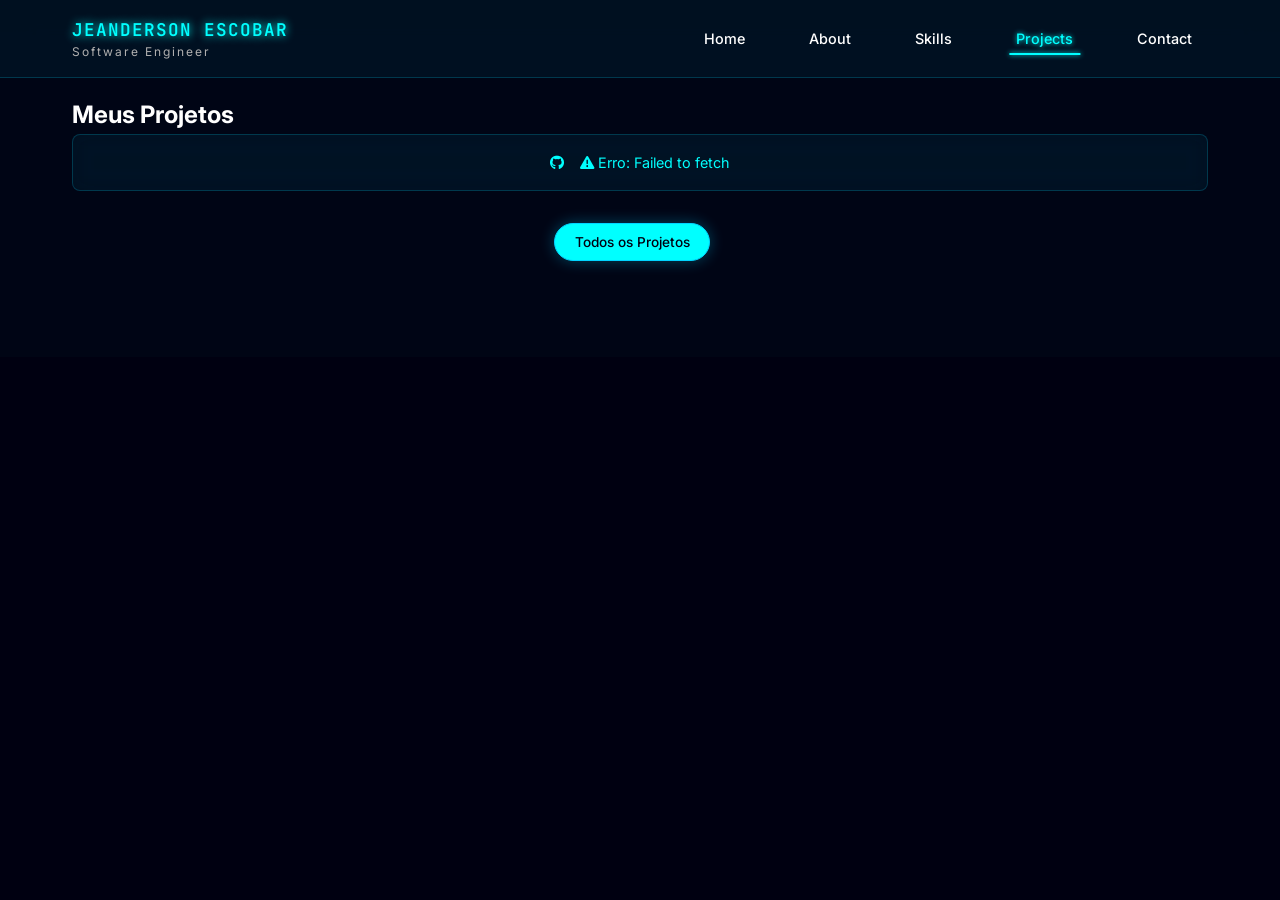
<file: projects.html>
<!DOCTYPE html>
<html lang="pt-BR">
<head>
    <meta charset="UTF-8">
    <meta name="viewport" content="width=device-width, initial-scale=1.0">
    <title>Jeanderson Escobar - Projetos</title>
    <link href="https://fonts.googleapis.com/css2?family=Inter:wght@300;400;500;600;700&family=JetBrains+Mono:wght@400;500;600&display=swap" rel="stylesheet">
    <link rel="stylesheet" href="https://cdnjs.cloudflare.com/ajax/libs/font-awesome/6.4.0/css/all.min.css">
    <link rel="stylesheet" href="styles.css">
</head>
<body>
    <!-- Starfield Background -->
    <div id="starfield"></div>
    <div id="nebula"></div>
    
    <!-- Navigation -->
    <nav class="navbar" id="navbar">
        <div class="nav-container">
            <div class="nav-logo">
                <span class="logo-text">JEANDERSON ESCOBAR</span>
                <span class="logo-subtitle">Software Engineer</span>
            </div>
            <ul class="nav-menu" id="nav-menu">
                <li><a href="index.html" class="nav-link">Home</a></li>
                <li><a href="about.html" class="nav-link">About</a></li>
                <li><a href="skills.html" class="nav-link">Skills</a></li>
                <li><a href="projects.html" class="nav-link active">Projects</a></li>
                <li><a href="contact.html" class="nav-link">Contact</a></li>
            </ul>
            <div class="hamburger" id="hamburger">
                <span></span>
                <span></span>
                <span></span>
            </div>
        </div>
    </nav>

    <!-- Projects Section -->
    <section class="section page-content">
        <div class="container">
            <h1 class="page-title">Meus Projetos</h1>
            
            <div class="github-status" id="github-status">
                <div class="status-indicator">
                    <i class="fab fa-github"></i>
                    <span id="status-text">🚀 Conectando com o GitHub...</span>
                </div>
            </div>

            <div class="project-filters">
                <button class="filter-btn active" data-filter="all">Todos os Projetos</button>
                <div id="language-filters"></div>
            </div>

            <div class="projects-grid" id="projects-grid">
                <!-- Projects will be loaded here -->
            </div>

            <div class="loading-spinner" id="loading-spinner">
                <div class="spinner"></div>
                <p>Carregando projetos...</p>
            </div>
        </div>
    </section>

    <script src="script.js"></script>
</body>
</html>
</file>
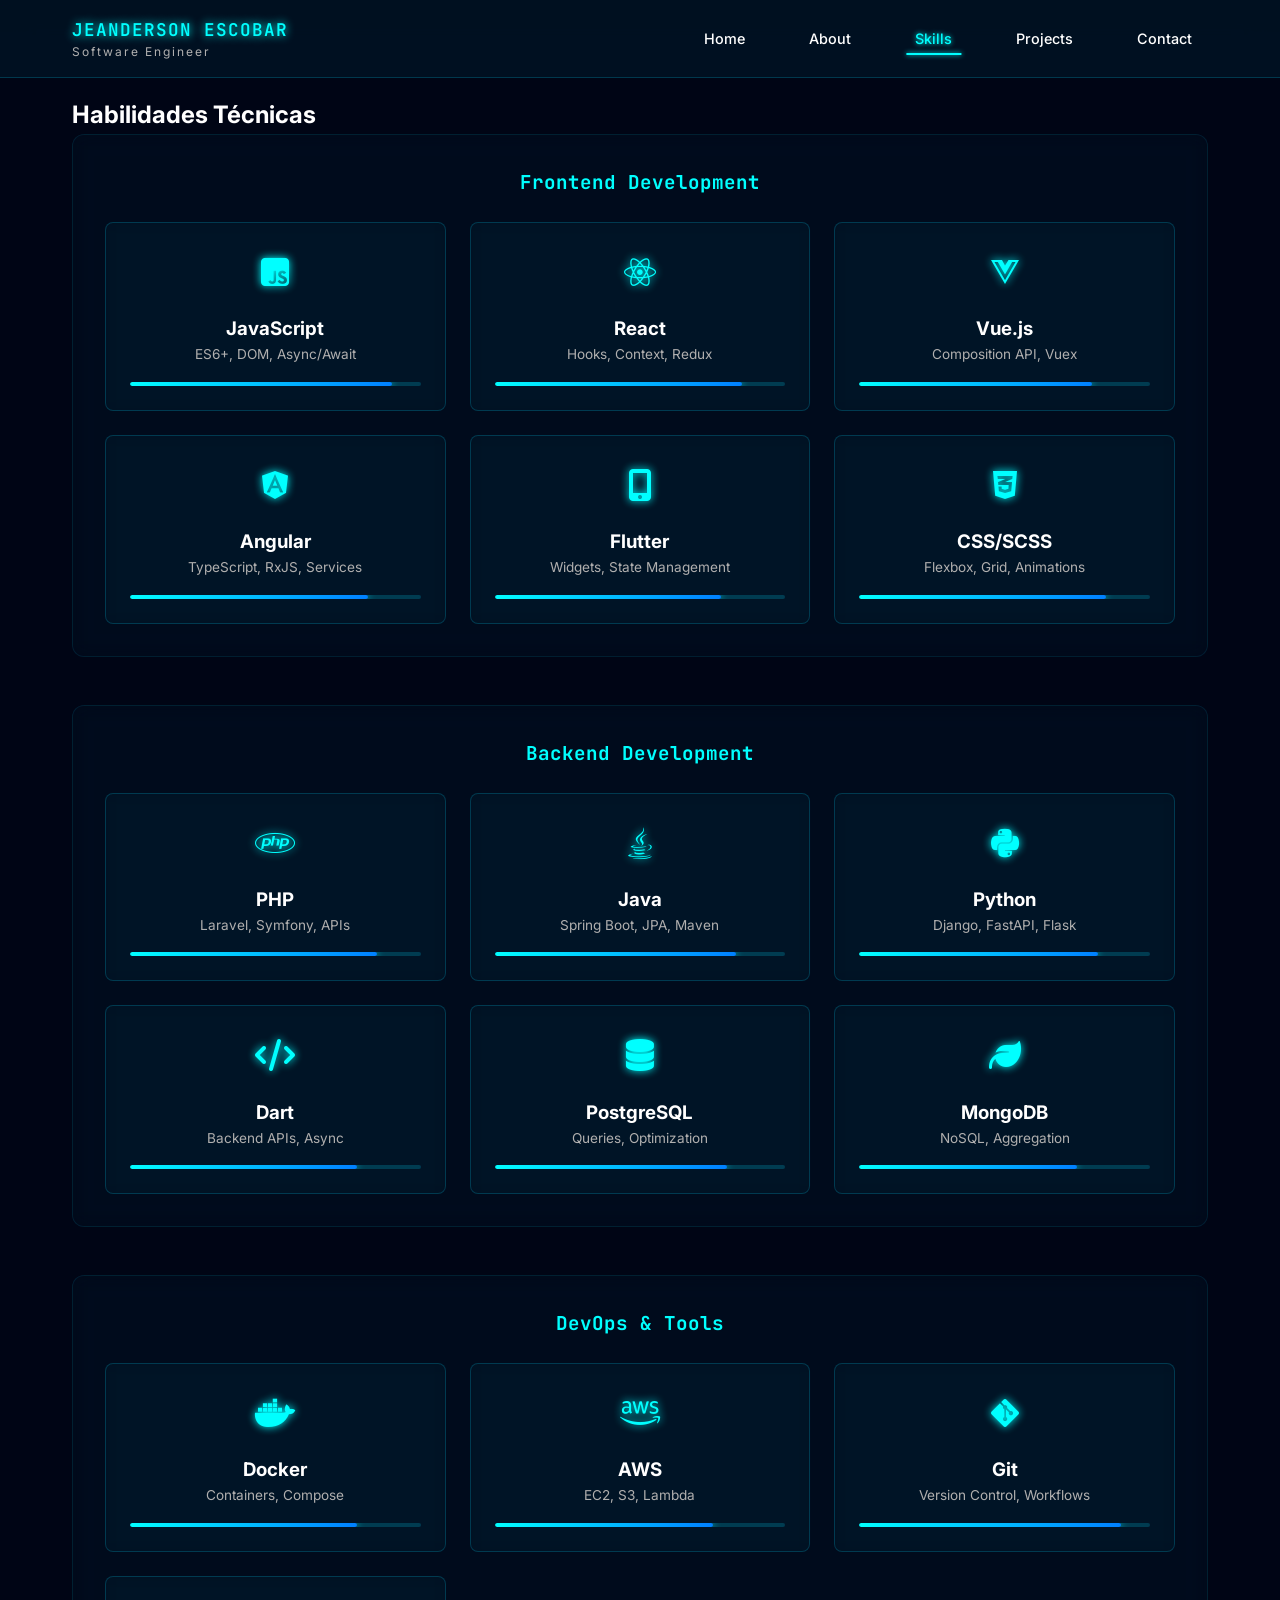
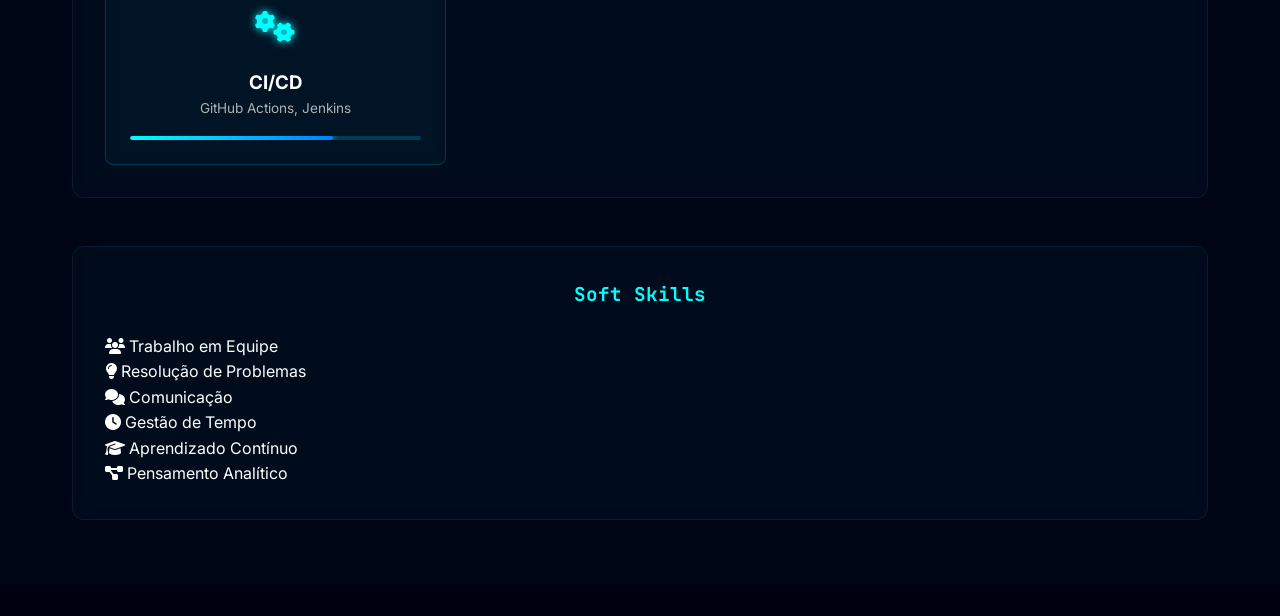
<file: skills.html>
<!DOCTYPE html>
<html lang="pt-BR">
<head>
    <meta charset="UTF-8">
    <meta name="viewport" content="width=device-width, initial-scale=1.0">
    <title>Jeanderson Escobar - Skills</title>
    <link href="https://fonts.googleapis.com/css2?family=Inter:wght@300;400;500;600;700&family=JetBrains+Mono:wght@400;500;600&display=swap" rel="stylesheet">
    <link rel="stylesheet" href="https://cdnjs.cloudflare.com/ajax/libs/font-awesome/6.4.0/css/all.min.css">
    <link rel="stylesheet" href="styles.css">
</head>
<body>
    <!-- Starfield Background -->
    <div id="starfield"></div>
    <div id="nebula"></div>
    
    <!-- Navigation -->
    <nav class="navbar" id="navbar">
        <div class="nav-container">
            <div class="nav-logo">
                <span class="logo-text">JEANDERSON ESCOBAR</span>
                <span class="logo-subtitle">Software Engineer</span>
            </div>
            <ul class="nav-menu" id="nav-menu">
                <li><a href="index.html" class="nav-link">Home</a></li>
                <li><a href="about.html" class="nav-link">About</a></li>
                <li><a href="skills.html" class="nav-link active">Skills</a></li>
                <li><a href="projects.html" class="nav-link">Projects</a></li>
                <li><a href="contact.html" class="nav-link">Contact</a></li>
            </ul>
            <div class="hamburger" id="hamburger">
                <span></span>
                <span></span>
                <span></span>
            </div>
        </div>
    </nav>

    <!-- Skills Section -->
    <section class="section page-content">
        <div class="container">
            <h1 class="page-title">Habilidades Técnicas</h1>
            
            <div class="skills-categories">
                <div class="skill-category">
                    <h2 class="category-title">Frontend Development</h2>
                    <div class="skills-grid">
                        <div class="skill-card">
                            <div class="skill-icon">
                                <i class="fab fa-js-square"></i>
                            </div>
                            <h3>JavaScript</h3>
                            <p>ES6+, DOM, Async/Await</p>
                            <div class="skill-level">
                                <div class="level-bar" data-level="90"></div>
                            </div>
                        </div>
                        <div class="skill-card">
                            <div class="skill-icon">
                                <i class="fab fa-react"></i>
                            </div>
                            <h3>React</h3>
                            <p>Hooks, Context, Redux</p>
                            <div class="skill-level">
                                <div class="level-bar" data-level="85"></div>
                            </div>
                        </div>
                        <div class="skill-card">
                            <div class="skill-icon">
                                <i class="fab fa-vuejs"></i>
                            </div>
                            <h3>Vue.js</h3>
                            <p>Composition API, Vuex</p>
                            <div class="skill-level">
                                <div class="level-bar" data-level="80"></div>
                            </div>
                        </div>
                        <div class="skill-card">
                            <div class="skill-icon">
                                <i class="fab fa-angular"></i>
                            </div>
                            <h3>Angular</h3>
                            <p>TypeScript, RxJS, Services</p>
                            <div class="skill-level">
                                <div class="level-bar" data-level="82"></div>
                            </div>
                        </div>
                        <div class="skill-card">
                            <div class="skill-icon">
                                <i class="fas fa-mobile-alt"></i>
                            </div>
                            <h3>Flutter</h3>
                            <p>Widgets, State Management</p>
                            <div class="skill-level">
                                <div class="level-bar" data-level="78"></div>
                            </div>
                        </div>
                        <div class="skill-card">
                            <div class="skill-icon">
                                <i class="fab fa-css3-alt"></i>
                            </div>
                            <h3>CSS/SCSS</h3>
                            <p>Flexbox, Grid, Animations</p>
                            <div class="skill-level">
                                <div class="level-bar" data-level="85"></div>
                            </div>
                        </div>
                    </div>
                </div>

                <div class="skill-category">
                    <h2 class="category-title">Backend Development</h2>
                    <div class="skills-grid">
                        <div class="skill-card">
                            <div class="skill-icon">
                                <i class="fab fa-php"></i>
                            </div>
                            <h3>PHP</h3>
                            <p>Laravel, Symfony, APIs</p>
                            <div class="skill-level">
                                <div class="level-bar" data-level="85"></div>
                            </div>
                        </div>
                        <div class="skill-card">
                            <div class="skill-icon">
                                <i class="fab fa-java"></i>
                            </div>
                            <h3>Java</h3>
                            <p>Spring Boot, JPA, Maven</p>
                            <div class="skill-level">
                                <div class="level-bar" data-level="83"></div>
                            </div>
                        </div>
                        <div class="skill-card">
                            <div class="skill-icon">
                                <i class="fab fa-python"></i>
                            </div>
                            <h3>Python</h3>
                            <p>Django, FastAPI, Flask</p>
                            <div class="skill-level">
                                <div class="level-bar" data-level="82"></div>
                            </div>
                        </div>
                        <div class="skill-card">
                            <div class="skill-icon">
                                <i class="fas fa-code"></i>
                            </div>
                            <h3>Dart</h3>
                            <p>Backend APIs, Async</p>
                            <div class="skill-level">
                                <div class="level-bar" data-level="78"></div>
                            </div>
                        </div>
                        <div class="skill-card">
                            <div class="skill-icon">
                                <i class="fas fa-database"></i>
                            </div>
                            <h3>PostgreSQL</h3>
                            <p>Queries, Optimization</p>
                            <div class="skill-level">
                                <div class="level-bar" data-level="80"></div>
                            </div>
                        </div>
                        <div class="skill-card">
                            <div class="skill-icon">
                                <i class="fas fa-leaf"></i>
                            </div>
                            <h3>MongoDB</h3>
                            <p>NoSQL, Aggregation</p>
                            <div class="skill-level">
                                <div class="level-bar" data-level="75"></div>
                            </div>
                        </div>
                    </div>
                </div>

                <div class="skill-category">
                    <h2 class="category-title">DevOps & Tools</h2>
                    <div class="skills-grid">
                        <div class="skill-card">
                            <div class="skill-icon">
                                <i class="fab fa-docker"></i>
                            </div>
                            <h3>Docker</h3>
                            <p>Containers, Compose</p>
                            <div class="skill-level">
                                <div class="level-bar" data-level="78"></div>
                            </div>
                        </div>
                        <div class="skill-card">
                            <div class="skill-icon">
                                <i class="fab fa-aws"></i>
                            </div>
                            <h3>AWS</h3>
                            <p>EC2, S3, Lambda</p>
                            <div class="skill-level">
                                <div class="level-bar" data-level="75"></div>
                            </div>
                        </div>
                        <div class="skill-card">
                            <div class="skill-icon">
                                <i class="fab fa-git-alt"></i>
                            </div>
                            <h3>Git</h3>
                            <p>Version Control, Workflows</p>
                            <div class="skill-level">
                                <div class="level-bar" data-level="90"></div>
                            </div>
                        </div>
                        <div class="skill-card">
                            <div class="skill-icon">
                                <i class="fas fa-cogs"></i>
                            </div>
                            <h3>CI/CD</h3>
                            <p>GitHub Actions, Jenkins</p>
                            <div class="skill-level">
                                <div class="level-bar" data-level="70"></div>
                            </div>
                        </div>
                    </div>
                </div>

                <div class="skill-category">
                    <h2 class="category-title">Soft Skills</h2>
                    <div class="soft-skills-grid">
                        <div class="soft-skill-item">
                            <i class="fas fa-users"></i>
                            <span>Trabalho em Equipe</span>
                        </div>
                        <div class="soft-skill-item">
                            <i class="fas fa-lightbulb"></i>
                            <span>Resolução de Problemas</span>
                        </div>
                        <div class="soft-skill-item">
                            <i class="fas fa-comments"></i>
                            <span>Comunicação</span>
                        </div>
                        <div class="soft-skill-item">
                            <i class="fas fa-clock"></i>
                            <span>Gestão de Tempo</span>
                        </div>
                        <div class="soft-skill-item">
                            <i class="fas fa-graduation-cap"></i>
                            <span>Aprendizado Contínuo</span>
                        </div>
                        <div class="soft-skill-item">
                            <i class="fas fa-project-diagram"></i>
                            <span>Pensamento Analítico</span>
                        </div>
                    </div>
                </div>
            </div>
        </div>
    </section>

    <script src="script.js"></script>
</body>
</html>
</file>
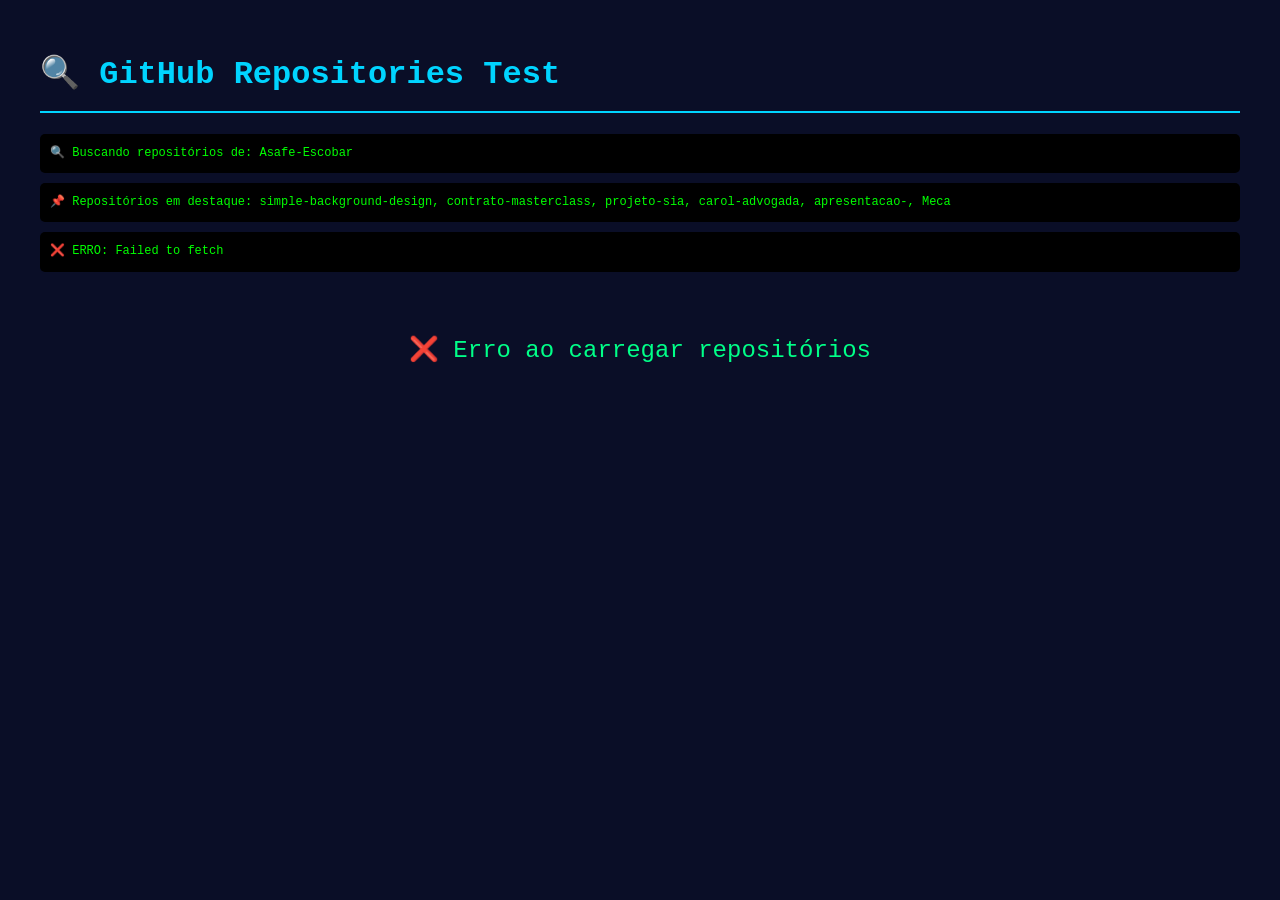
<file: test-repos.html>
<!DOCTYPE html>
<html lang="pt-BR">
<head>
    <meta charset="UTF-8">
    <meta name="viewport" content="width=device-width, initial-scale=1.0">
    <title>Test - GitHub Repos</title>
    <style>
        body {
            font-family: 'Courier New', monospace;
            background: #0a0e27;
            color: #00ff88;
            padding: 20px;
            line-height: 1.6;
        }
        .container {
            max-width: 1200px;
            margin: 0 auto;
        }
        h1 {
            color: #00d4ff;
            border-bottom: 2px solid #00d4ff;
            padding-bottom: 10px;
        }
        .repo-list {
            display: grid;
            gap: 15px;
            margin-top: 20px;
        }
        .repo-card {
            background: #1a1f3a;
            border: 1px solid #00d4ff;
            border-radius: 8px;
            padding: 15px;
        }
        .repo-card.featured {
            border: 3px solid #00ff88;
            background: #1f2d3a;
        }
        .repo-name {
            color: #00ff88;
            font-size: 20px;
            font-weight: bold;
        }
        .repo-desc {
            color: #aaa;
            margin: 10px 0;
        }
        .repo-meta {
            display: flex;
            gap: 15px;
            font-size: 14px;
            color: #888;
        }
        .featured-badge {
            background: #00ff88;
            color: #0a0e27;
            padding: 3px 8px;
            border-radius: 4px;
            font-weight: bold;
            font-size: 12px;
        }
        #loading {
            text-align: center;
            font-size: 24px;
            padding: 50px;
        }
        .console-log {
            background: #000;
            color: #0f0;
            padding: 10px;
            margin: 10px 0;
            border-radius: 5px;
            font-size: 12px;
            overflow-x: auto;
        }
    </style>
</head>
<body>
    <div class="container">
        <h1>🔍 GitHub Repositories Test</h1>
        <div id="console"></div>
        <div id="loading">⏳ Carregando repositórios...</div>
        <div id="repos" class="repo-list"></div>
    </div>

    <script>
        const GITHUB_USERNAME = "Asafe-Escobar";
        const TOKEN = "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";
        const FEATURED_REPOS = [
            "simple-background-design",
            "contrato-masterclass",
            "projeto-sia",
            "carol-advogada",
            "apresentacao-",
            "Meca"
        ];

        function log(message) {
            const consoleDiv = document.getElementById('console');
            const logEntry = document.createElement('div');
            logEntry.className = 'console-log';
            logEntry.textContent = message;
            consoleDiv.appendChild(logEntry);
            console.log(message);
        }

        async function fetchRepos() {
            try {
                log(`🔍 Buscando repositórios de: ${GITHUB_USERNAME}`);
                log(`📌 Repositórios em destaque: ${FEATURED_REPOS.join(', ')}`);

                const headers = {
                    'Accept': 'application/vnd.github.v3+json',
                    'User-Agent': 'Portfolio-Test',
                    'Authorization': `token ${TOKEN}`
                };

                const response = await fetch(
                    `https://api.github.com/users/${GITHUB_USERNAME}/repos?sort=updated&per_page=100`,
                    { headers }
                );

                if (!response.ok) {
                    throw new Error(`API error: ${response.status}`);
                }

                const repos = await response.json();
                log(`📦 Total de repositórios encontrados: ${repos.length}`);

                // Separar em featured e outros
                const featured = [];
                const others = [];

                repos.forEach(repo => {
                    if (repo.fork) {
                        log(`⏭️ Pulando fork: ${repo.name}`);
                        return;
                    }
                    if (repo.archived) {
                        log(`⏭️ Pulando arquivado: ${repo.name}`);
                        return;
                    }

                    if (FEATURED_REPOS.includes(repo.name)) {
                        log(`⭐ REPO EM DESTAQUE ENCONTRADO: ${repo.name}`);
                        featured.push(repo);
                    } else {
                        others.push(repo);
                    }
                });

                log(`✅ ${featured.length} repositórios em destaque encontrados`);
                log(`📋 ${others.length} outros repositórios ativos`);

                // Ordenar outros por data
                others.sort((a, b) => new Date(b.updated_at) - new Date(a.updated_at));

                // Combinar: featured primeiro
                const allRepos = [...featured, ...others];

                displayRepos(allRepos.slice(0, 12));

            } catch (error) {
                log(`❌ ERRO: ${error.message}`);
                document.getElementById('loading').innerHTML = '❌ Erro ao carregar repositórios';
            }
        }

        function displayRepos(repos) {
            const loading = document.getElementById('loading');
            const reposDiv = document.getElementById('repos');

            loading.style.display = 'none';

            repos.forEach(repo => {
                const isFeatured = FEATURED_REPOS.includes(repo.name);
                const card = document.createElement('div');
                card.className = `repo-card ${isFeatured ? 'featured' : ''}`;
                
                card.innerHTML = `
                    ${isFeatured ? '<span class="featured-badge">⭐ EM DESTAQUE</span>' : ''}
                    <div class="repo-name">${repo.name}</div>
                    <div class="repo-desc">${repo.description || 'Sem descrição'}</div>
                    <div class="repo-meta">
                        <span>🌟 ${repo.stargazers_count} stars</span>
                        <span>🔀 ${repo.forks_count} forks</span>
                        <span>📝 ${repo.language || 'N/A'}</span>
                        <span>🔗 <a href="${repo.html_url}" target="_blank" style="color: #00d4ff;">GitHub</a></span>
                    </div>
                `;
                
                reposDiv.appendChild(card);
            });

            log(`✅ ${repos.length} repositórios exibidos na página`);
        }

        // Executar ao carregar
        fetchRepos();
    </script>
</body>
</html>
</file>
<file: styles.css>
/* Reset and Base Styles */
* {
  margin: 0;
  padding: 0;
  box-sizing: border-box;
}

:root {
  --primary-blue: #00d4ff;
  --secondary-blue: #0099cc;
  --dark-blue: #001122;
  --neon-blue: #00ffff;
  --electric-blue: #0080ff;
  --deep-space: #000011;
  --star-white: #ffffff;
  --light-speed: #ffffff;
  --speed-gradient: linear-gradient(135deg, #000011 0%, #001122 50%, #002244 100%);
  --text-primary: #ffffff;
  --text-secondary: #b0b0b0;
  --text-accent: #00d4ff;
}

html {
  scroll-behavior: smooth;
}

body {
  font-family: "Inter", sans-serif;
  background: var(--deep-space);
  color: var(--text-primary);
  overflow-x: hidden;
  line-height: 1.6;
  font-size: 16px;
  position: relative;
}

/* Light Speed Background */
#light-speed-bg {
  position: fixed;
  top: 0;
  left: 0;
  width: 100%;
  height: 100%;
  z-index: -1;
  background: var(--speed-gradient);
  overflow: hidden;
}

.light-rays {
  position: absolute;
  top: 50%;
  left: 50%;
  width: 200%;
  height: 200%;
  transform: translate(-50%, -50%);
  background: radial-gradient(
    ellipse at center,
    transparent 0%,
    transparent 30%,
    rgba(0, 212, 255, 0.1) 40%,
    transparent 70%
  );
  animation: lightRaysPulse 4s ease-in-out infinite alternate;
}

@keyframes lightRaysPulse {
  0% {
    transform: translate(-50%, -50%) scale(1) rotate(0deg);
    opacity: 0.3;
  }
  100% {
    transform: translate(-50%, -50%) scale(1.2) rotate(180deg);
    opacity: 0.8;
  }
}

.light-particles {
  position: absolute;
  width: 100%;
  height: 100%;
  background-image: radial-gradient(2px 2px at 20px 30px, #00d4ff, transparent),
    radial-gradient(2px 2px at 40px 70px, rgba(255, 255, 255, 0.8), transparent),
    radial-gradient(1px 1px at 90px 40px, #00ffff, transparent),
    radial-gradient(1px 1px at 130px 80px, rgba(0, 212, 255, 0.6), transparent),
    radial-gradient(2px 2px at 160px 30px, rgba(255, 255, 255, 0.4), transparent);
  background-repeat: repeat;
  background-size: 200px 100px;
  animation: lightParticlesMove 20s linear infinite;
}

@keyframes lightParticlesMove {
  0% {
    transform: translateX(-200px) translateY(-100px);
  }
  100% {
    transform: translateX(calc(100vw + 200px)) translateY(calc(100vh + 100px));
  }
}

.speed-lines {
  position: absolute;
  width: 100%;
  height: 100%;
  background: repeating-linear-gradient(
    90deg,
    transparent,
    transparent 100px,
    rgba(0, 212, 255, 0.03) 101px,
    rgba(0, 212, 255, 0.03) 102px
  );
  animation: speedLinesMove 2s linear infinite;
}

@keyframes speedLinesMove {
  0% {
    transform: translateX(-100px);
  }
  100% {
    transform: translateX(100px);
  }
}

/* Light Speed Effects */
.light-streak {
  position: absolute;
  width: 2px;
  height: 100px;
  background: linear-gradient(to bottom, transparent, #00d4ff, transparent);
  animation: lightStreak 1s linear infinite;
}

@keyframes lightStreak {
  0% {
    transform: translateX(-100vw) translateY(-50px) rotate(45deg);
    opacity: 0;
  }
  50% {
    opacity: 1;
  }
  100% {
    transform: translateX(100vw) translateY(50px) rotate(45deg);
    opacity: 0;
  }
}

/* Navigation */
.navbar {
  position: fixed;
  top: 0;
  width: 100%;
  background: rgba(0, 17, 34, 0.95);
  backdrop-filter: blur(20px);
  border-bottom: 1px solid rgba(0, 212, 255, 0.2);
  z-index: 1000;
  transition: all 0.3s ease;
}

.navbar.scrolled {
  background: rgba(0, 17, 34, 0.98);
  box-shadow: 0 5px 30px rgba(0, 212, 255, 0.1);
}

.nav-container {
  max-width: 1200px;
  margin: 0 auto;
  padding: 1rem 2rem;
  display: flex;
  justify-content: space-between;
  align-items: center;
}

.nav-logo {
  display: flex;
  flex-direction: column;
  align-items: flex-start;
}

.logo-text {
  font-family: "JetBrains Mono", monospace;
  font-size: 1.1rem;
  font-weight: 600;
  color: var(--neon-blue);
  text-shadow: 0 0 10px var(--neon-blue);
  letter-spacing: 1px;
}

.logo-subtitle {
  font-size: 0.75rem;
  color: var(--text-secondary);
  letter-spacing: 2px;
  margin-top: -2px;
}

.nav-menu {
  display: flex;
  list-style: none;
  gap: 2rem;
}

.nav-link {
  color: var(--text-primary);
  text-decoration: none;
  font-weight: 500;
  font-size: 0.9rem;
  position: relative;
  transition: all 0.3s ease;
  padding: 0.5rem 1rem;
}

.nav-link:hover,
.nav-link.active {
  color: var(--neon-blue);
  text-shadow: 0 0 5px var(--neon-blue);
}

.nav-link::after {
  content: "";
  position: absolute;
  bottom: 0;
  left: 50%;
  width: 0;
  height: 2px;
  background: var(--neon-blue);
  transition: all 0.3s ease;
  transform: translateX(-50%);
  box-shadow: 0 0 5px var(--neon-blue);
}

.nav-link:hover::after,
.nav-link.active::after {
  width: 80%;
}

.hamburger {
  display: none;
  flex-direction: column;
  cursor: pointer;
}

.hamburger span {
  width: 25px;
  height: 2px;
  background: var(--neon-blue);
  margin: 3px 0;
  transition: 0.3s;
  box-shadow: 0 0 5px var(--neon-blue);
}

/* Hero Section */
.hero {
  min-height: 100vh;
  display: flex;
  align-items: center;
  justify-content: center;
  position: relative;
  background: transparent;
}

.hero-content {
  text-align: center;
  max-width: 900px;
  padding: 0 2rem;
  z-index: 2;
}

.hero-avatar {
  position: relative;
  width: 180px;
  height: 180px;
  margin: 0 auto 2rem;
}

.avatar-ring {
  position: absolute;
  top: 0;
  left: 0;
  width: 100%;
  height: 100%;
  border: 2px solid var(--neon-blue);
  border-radius: 50%;
  animation: rotate 10s linear infinite;
  box-shadow: 0 0 20px rgba(0, 212, 255, 0.3);
}

.avatar-core {
  position: absolute;
  top: 50%;
  left: 50%;
  transform: translate(-50%, -50%);
  width: 120px;
  height: 120px;
  background: var(--speed-gradient);
  border-radius: 50%;
  display: flex;
  align-items: center;
  justify-content: center;
  font-family: "JetBrains Mono", monospace;
  font-size: 2rem;
  font-weight: 600;
  color: var(--neon-blue);
  text-shadow: 0 0 15px var(--neon-blue);
  border: 2px solid var(--primary-blue);
  box-shadow: 0 0 30px rgba(0, 212, 255, 0.3);
}

.avatar-glow {
  position: absolute;
  top: -10px;
  left: -10px;
  width: calc(100% + 20px);
  height: calc(100% + 20px);
  border-radius: 50%;
  background: radial-gradient(circle, rgba(0, 212, 255, 0.2) 0%, transparent 70%);
  animation: avatarGlow 3s ease-in-out infinite alternate;
}

@keyframes avatarGlow {
  0% {
    transform: scale(1);
    opacity: 0.5;
  }
  100% {
    transform: scale(1.1);
    opacity: 0.8;
  }
}

@keyframes rotate {
  from {
    transform: rotate(0deg);
  }
  to {
    transform: rotate(360deg);
  }
}

.hero-title {
  margin-bottom: 1.5rem;
}

.hero-name {
  display: block;
  font-family: "JetBrains Mono", monospace;
  font-size: clamp(1.2rem, 3vw, 1.8rem);
  font-weight: 500;
  color: var(--text-primary);
  margin-bottom: 0.5rem;
  letter-spacing: 1px;
}

.hero-role {
  display: block;
  font-size: clamp(2rem, 5vw, 3.5rem);
  font-weight: 700;
  background: linear-gradient(45deg, var(--neon-blue), var(--electric-blue));
  -webkit-background-clip: text;
  -webkit-text-fill-color: transparent;
  background-clip: text;
  margin-bottom: 0.5rem;
  animation: titleGlow 3s ease-in-out infinite alternate;
}

.hero-specialization {
  display: block;
  font-size: clamp(0.9rem, 2vw, 1.2rem);
  color: var(--text-secondary);
  font-weight: 400;
  letter-spacing: 1px;
}

@keyframes titleGlow {
  0% {
    filter: brightness(1);
  }
  100% {
    filter: brightness(1.2);
  }
}

.hero-description {
  margin-bottom: 2rem;
  height: 40px;
  display: flex;
  align-items: center;
  justify-content: center;
}

.typing-text {
  font-size: 1rem;
  color: var(--text-accent);
  min-height: 1.5em;
}

.hero-stats {
  display: flex;
  justify-content: center;
  gap: 3rem;
  margin-bottom: 2.5rem;
}

.stat-item {
  text-align: center;
}

.stat-number {
  display: block;
  font-family: "JetBrains Mono", monospace;
  font-size: 1.8rem;
  font-weight: 700;
  color: var(--neon-blue);
  text-shadow: 0 0 10px var(--neon-blue);
}

.stat-label {
  display: block;
  font-size: 0.8rem;
  color: var(--text-secondary);
  text-transform: uppercase;
  letter-spacing: 1px;
  margin-top: 0.25rem;
}

.hero-buttons {
  display: flex;
  gap: 1rem;
  justify-content: center;
  flex-wrap: wrap;
}

.btn {
  padding: 0.8rem 1.8rem;
  border: none;
  border-radius: 8px;
  font-family: "Inter", sans-serif;
  font-weight: 600;
  font-size: 0.9rem;
  text-transform: uppercase;
  letter-spacing: 0.5px;
  cursor: pointer;
  transition: all 0.3s ease;
  position: relative;
  overflow: hidden;
  display: flex;
  align-items: center;
  gap: 0.5rem;
  text-decoration: none;
}

.btn-primary {
  background: linear-gradient(45deg, var(--neon-blue), var(--electric-blue));
  color: var(--deep-space);
  box-shadow: 0 5px 20px rgba(0, 212, 255, 0.3);
}

.btn-primary:hover {
  transform: translateY(-2px);
  box-shadow: 0 8px 25px rgba(0, 212, 255, 0.4);
}

.btn-secondary {
  background: transparent;
  color: var(--neon-blue);
  border: 2px solid var(--neon-blue);
  box-shadow: 0 0 15px rgba(0, 212, 255, 0.2);
}

.btn-secondary:hover {
  background: var(--neon-blue);
  color: var(--deep-space);
  box-shadow: 0 0 20px rgba(0, 212, 255, 0.4);
}

/* Sections */
.section {
  padding: 4rem 0;
  position: relative;
  background: rgba(0, 17, 34, 0.3);
  backdrop-filter: blur(10px);
  margin: 2rem 0;
}

.container {
  max-width: 1200px;
  margin: 0 auto;
  padding: 0 2rem;
}

.section-title {
  text-align: center;
  margin-bottom: 3rem;
  font-family: "JetBrains Mono", monospace;
  font-size: clamp(1.8rem, 3.5vw, 2.5rem);
  font-weight: 600;
  background: linear-gradient(45deg, var(--neon-blue), var(--electric-blue));
  -webkit-background-clip: text;
  -webkit-text-fill-color: transparent;
  background-clip: text;
}

/* About Section */
.about-content {
  display: grid;
  grid-template-columns: 1fr 1fr;
  gap: 3rem;
  align-items: start;
}

.text-block {
  margin-bottom: 2rem;
  padding: 1.5rem;
  background: rgba(0, 212, 255, 0.03);
  border-left: 3px solid var(--neon-blue);
  border-radius: 8px;
  box-shadow: 0 5px 15px rgba(0, 212, 255, 0.05);
  backdrop-filter: blur(10px);
}

.text-block h3 {
  font-family: "JetBrains Mono", monospace;
  color: var(--neon-blue);
  margin-bottom: 0.8rem;
  font-size: 1.1rem;
  font-weight: 600;
}

.text-block p {
  color: var(--text-secondary);
  line-height: 1.6;
  font-size: 0.95rem;
}

.principle-list {
  list-style: none;
  padding: 0;
}

.principle-list li {
  margin: 0.6rem 0;
  display: flex;
  align-items: center;
  gap: 0.8rem;
  color: var(--text-secondary);
  font-size: 0.9rem;
}

.principle-list i {
  color: var(--neon-blue);
  text-shadow: 0 0 5px var(--neon-blue);
  font-size: 0.8rem;
}

/* Code Preview */
.code-preview {
  background: rgba(0, 17, 34, 0.8);
  border-radius: 12px;
  overflow: hidden;
  border: 1px solid rgba(0, 212, 255, 0.2);
  box-shadow: 0 10px 30px rgba(0, 212, 255, 0.1);
  backdrop-filter: blur(15px);
}

.code-header {
  background: rgba(0, 212, 255, 0.1);
  padding: 0.8rem 1rem;
  display: flex;
  align-items: center;
  gap: 1rem;
}

.code-dots {
  display: flex;
  gap: 0.4rem;
}

.code-dots span {
  width: 8px;
  height: 8px;
  border-radius: 50%;
  background: var(--text-secondary);
}

.code-dots span:nth-child(1) {
  background: #ff5f56;
}
.code-dots span:nth-child(2) {
  background: #ffbd2e;
}
.code-dots span:nth-child(3) {
  background: #27ca3f;
}

.code-title {
  font-family: "JetBrains Mono", monospace;
  font-size: 0.8rem;
  color: var(--text-secondary);
}

.code-content {
  padding: 1.5rem;
}

.code-content pre {
  margin: 0;
  font-family: "JetBrains Mono", monospace;
  font-size: 0.8rem;
  line-height: 1.5;
  color: var(--text-primary);
}

/* Skills Section */
.skills-categories {
  display: flex;
  flex-direction: column;
  gap: 3rem;
}

.skill-category {
  background: rgba(0, 212, 255, 0.02);
  border-radius: 12px;
  padding: 2rem;
  border: 1px solid rgba(0, 212, 255, 0.1);
  backdrop-filter: blur(10px);
}

.category-title {
  font-family: "JetBrains Mono", monospace;
  font-size: 1.2rem;
  color: var(--neon-blue);
  margin-bottom: 1.5rem;
  text-align: center;
}

.skills-grid {
  display: grid;
  grid-template-columns: repeat(auto-fit, minmax(250px, 1fr));
  gap: 1.5rem;
}

.skill-card {
  background: rgba(0, 212, 255, 0.03);
  border: 1px solid rgba(0, 212, 255, 0.2);
  border-radius: 8px;
  padding: 1.5rem;
  text-align: center;
  transition: all 0.3s ease;
  backdrop-filter: blur(10px);
}

.skill-card:hover {
  transform: translateY(-3px);
  box-shadow: 0 10px 25px rgba(0, 212, 255, 0.15);
  border-color: var(--neon-blue);
}

.skill-card .skill-icon {
  font-size: 2rem;
  color: var(--neon-blue);
  margin-bottom: 1rem;
  text-shadow: 0 0 8px var(--neon-blue);
}

.skill-card h4 {
  font-family: "JetBrains Mono", monospace;
  color: var(--text-primary);
  margin-bottom: 0.5rem;
  font-size: 1rem;
}

.skill-card p {
  color: var(--text-secondary);
  font-size: 0.85rem;
  margin-bottom: 1rem;
}

.skill-level {
  width: 100%;
  height: 4px;
  background: rgba(0, 212, 255, 0.2);
  border-radius: 2px;
  overflow: hidden;
}

.level-bar {
  height: 100%;
  background: linear-gradient(90deg, var(--neon-blue), var(--electric-blue));
  border-radius: 2px;
  width: 0;
  transition: width 2s ease;
  box-shadow: 0 0 8px var(--neon-blue);
}

/* Projects Section */
.github-status {
  text-align: center;
  margin-bottom: 2rem;
  padding: 1rem;
  background: rgba(0, 212, 255, 0.05);
  border-radius: 8px;
  border: 1px solid rgba(0, 212, 255, 0.2);
  backdrop-filter: blur(10px);
}

.status-indicator {
  display: flex;
  align-items: center;
  justify-content: center;
  gap: 1rem;
  color: var(--neon-blue);
  font-size: 0.9rem;
}

.project-filters {
  display: flex;
  justify-content: center;
  gap: 1rem;
  margin-bottom: 2rem;
  flex-wrap: wrap;
}

.filter-btn {
  padding: 0.6rem 1.2rem;
  background: transparent;
  color: var(--primary-blue);
  border: 1px solid var(--primary-blue);
  border-radius: 20px;
  cursor: pointer;
  transition: all 0.3s ease;
  font-family: "Inter", sans-serif;
  font-size: 0.85rem;
  font-weight: 500;
}

.filter-btn:hover,
.filter-btn.active {
  background: var(--neon-blue);
  color: var(--deep-space);
  box-shadow: 0 0 15px rgba(0, 212, 255, 0.3);
}

.projects-grid {
  display: grid;
  grid-template-columns: repeat(auto-fit, minmax(320px, 1fr));
  gap: 1.5rem;
}

.project-card {
  background: rgba(0, 212, 255, 0.03);
  border: 1px solid rgba(0, 212, 255, 0.2);
  border-radius: 12px;
  padding: 1.5rem;
  transition: all 0.3s ease;
  position: relative;
  overflow: hidden;
  backdrop-filter: blur(10px);
}

.project-card:hover {
  transform: translateY(-5px);
  box-shadow: 0 15px 30px rgba(0, 212, 255, 0.2);
  border-color: var(--neon-blue);
}

.project-header {
  display: flex;
  justify-content: space-between;
  align-items: flex-start;
  margin-bottom: 1rem;
}

.project-title {
  font-family: "JetBrains Mono", monospace;
  color: var(--neon-blue);
  font-size: 1.1rem;
  margin-bottom: 0.5rem;
  font-weight: 600;
}

.project-links {
  display: flex;
  gap: 0.5rem;
}

.project-link {
  padding: 0.4rem;
  background: rgba(0, 212, 255, 0.2);
  border-radius: 6px;
  color: var(--neon-blue);
  text-decoration: none;
  transition: all 0.3s ease;
  font-size: 0.9rem;
}

.project-link:hover {
  background: var(--neon-blue);
  color: var(--deep-space);
  box-shadow: 0 0 10px var(--neon-blue);
}

.project-description {
  color: var(--text-secondary);
  margin-bottom: 1rem;
  line-height: 1.6;
  font-size: 0.9rem;
}

.project-topics {
  display: flex;
  flex-wrap: wrap;
  gap: 0.4rem;
  margin-bottom: 1rem;
}

.topic-tag {
  padding: 0.2rem 0.6rem;
  background: rgba(0, 212, 255, 0.2);
  color: var(--neon-blue);
  border-radius: 12px;
  font-size: 0.75rem;
  border: 1px solid rgba(0, 212, 255, 0.3);
}

.project-stats {
  display: flex;
  justify-content: space-between;
  align-items: center;
  font-size: 0.8rem;
  color: var(--text-secondary);
}

.project-meta {
  display: flex;
  gap: 1rem;
}

.stat-item {
  display: flex;
  align-items: center;
  gap: 0.3rem;
}

.language-indicator {
  display: flex;
  align-items: center;
  gap: 0.5rem;
}

.language-dot {
  width: 10px;
  height: 10px;
  border-radius: 50%;
}

.loading-spinner {
  text-align: center;
  padding: 3rem;
  color: var(--primary-blue);
}

.spinner {
  width: 40px;
  height: 40px;
  border: 3px solid rgba(0, 212, 255, 0.3);
  border-top: 3px solid var(--neon-blue);
  border-radius: 50%;
  animation: spin 1s linear infinite;
  margin: 0 auto 1rem;
  box-shadow: 0 0 15px rgba(0, 212, 255, 0.2);
}

@keyframes spin {
  0% {
    transform: rotate(0deg);
  }
  100% {
    transform: rotate(360deg);
  }
}

/* Contact Section */
.contact-content {
  display: grid;
  grid-template-columns: 1fr 1fr;
  gap: 3rem;
  margin-bottom: 3rem;
}

.form-header {
  margin-bottom: 2rem;
}

.form-header h3 {
  font-family: "JetBrains Mono", monospace;
  color: var(--text-primary);
  margin-bottom: 0.5rem;
  font-size: 1.2rem;
}

.form-header p {
  color: var(--text-secondary);
  font-size: 0.9rem;
  line-height: 1.6;
}

.contact-form {
  display: flex;
  flex-direction: column;
  gap: 1.5rem;
}

.form-group {
  position: relative;
}

.form-group input,
.form-group textarea {
  width: 100%;
  padding: 1rem;
  background: rgba(0, 212, 255, 0.03);
  border: 1px solid rgba(0, 212, 255, 0.2);
  border-radius: 8px;
  color: var(--text-primary);
  font-family: "Inter", sans-serif;
  font-size: 0.9rem;
  transition: all 0.3s ease;
  backdrop-filter: blur(10px);
}

.form-group input:focus,
.form-group textarea:focus {
  outline: none;
  border-color: var(--neon-blue);
  box-shadow: 0 0 15px rgba(0, 212, 255, 0.2);
}

.form-group label {
  position: absolute;
  top: 1rem;
  left: 1rem;
  color: var(--text-secondary);
  transition: all 0.3s ease;
  pointer-events: none;
  font-size: 0.9rem;
}

.form-group input:focus + label,
.form-group input:valid + label,
.form-group textarea:focus + label,
.form-group textarea:valid + label {
  top: -0.5rem;
  left: 0.5rem;
  font-size: 0.75rem;
  color: var(--neon-blue);
  background: var(--deep-space);
  padding: 0 0.5rem;
}

.form-group textarea {
  min-height: 100px;
  resize: vertical;
}

.input-glow {
  position: absolute;
  top: 0;
  left: 0;
  width: 100%;
  height: 100%;
  border-radius: 8px;
  background: linear-gradient(45deg, transparent, rgba(0, 212, 255, 0.05), transparent);
  opacity: 0;
  transition: opacity 0.3s ease;
  pointer-events: none;
}

.form-group input:focus ~ .input-glow,
.form-group textarea:focus ~ .input-glow {
  opacity: 1;
}

.contact-info {
  display: flex;
  flex-direction: column;
  gap: 1.5rem;
}

.contact-card {
  background: rgba(0, 212, 255, 0.03);
  border: 1px solid rgba(0, 212, 255, 0.2);
  border-radius: 12px;
  padding: 1.5rem;
  text-align: center;
  transition: all 0.3s ease;
  backdrop-filter: blur(10px);
}

.contact-card:hover {
  transform: translateY(-3px);
  box-shadow: 0 10px 25px rgba(0, 212, 255, 0.15);
  border-color: var(--neon-blue);
}

.card-icon {
  font-size: 2rem;
  color: var(--neon-blue);
  margin-bottom: 1rem;
  text-shadow: 0 0 10px var(--neon-blue);
}

.contact-card h4 {
  font-family: "JetBrains Mono", monospace;
  color: var(--text-primary);
  margin-bottom: 0.5rem;
  font-size: 1rem;
}

.contact-card p {
  color: var(--text-secondary);
  font-size: 0.9rem;
}

.social-links {
  display: flex;
  justify-content: center;
  gap: 1.5rem;
}

.social-link {
  display: flex;
  align-items: center;
  justify-content: center;
  width: 50px;
  height: 50px;
  background: rgba(0, 212, 255, 0.1);
  border: 2px solid rgba(0, 212, 255, 0.3);
  border-radius: 50%;
  color: var(--neon-blue);
  text-decoration: none;
  font-size: 1.2rem;
  transition: all 0.3s ease;
}

.social-link:hover {
  background: var(--neon-blue);
  color: var(--deep-space);
  box-shadow: 0 0 20px rgba(0, 212, 255, 0.4);
  transform: translateY(-3px);
}

/* Footer */
.footer {
  background: rgba(0, 17, 34, 0.8);
  border-top: 1px solid rgba(0, 212, 255, 0.2);
  padding: 2rem 0;
  text-align: center;
  position: relative;
  margin-top: 4rem;
  backdrop-filter: blur(10px);
}

.footer p {
  color: var(--text-secondary);
  font-size: 0.9rem;
}

/* Responsive Design */
@media (max-width: 768px) {
  .nav-menu {
    position: fixed;
    top: 70px;
    left: -100%;
    width: 100%;
    height: calc(100vh - 70px);
    background: rgba(0, 17, 34, 0.98);
    flex-direction: column;
    justify-content: flex-start;
    align-items: center;
    padding-top: 2rem;
    transition: left 0.3s ease;
    backdrop-filter: blur(20px);
  }

  .nav-menu.active {
    left: 0;
  }

  .hamburger {
    display: flex;
  }

  .hero-avatar {
    width: 120px;
    height: 120px;
  }

  .avatar-core {
    width: 80px;
    height: 80px;
    font-size: 1.5rem;
  }

  .hero-stats {
    flex-direction: column;
    gap: 1rem;
  }

  .hero-buttons {
    flex-direction: column;
    align-items: center;
  }

  .about-content {
    grid-template-columns: 1fr;
    gap: 2rem;
  }

  .contact-content {
    grid-template-columns: 1fr;
    gap: 2rem;
  }

  .skills-grid {
    grid-template-columns: 1fr;
  }

  .projects-grid {
    grid-template-columns: 1fr;
  }

  .project-filters {
    flex-direction: column;
    align-items: center;
  }

  .social-links {
    gap: 1rem;
  }

  .social-link {
    width: 45px;
    height: 45px;
    font-size: 1.1rem;
  }
}

/* Custom Scrollbar */
::-webkit-scrollbar {
  width: 6px;
}

::-webkit-scrollbar-track {
  background: var(--deep-space);
}

::-webkit-scrollbar-thumb {
  background: var(--primary-blue);
  border-radius: 3px;
}

::-webkit-scrollbar-thumb:hover {
  background: var(--neon-blue);
}

/* Selection */
::selection {
  background: rgba(0, 212, 255, 0.3);
  color: var(--star-white);
}

/* AOS Custom Animations */
[data-aos="fade-up"] {
  opacity: 0;
  transform: translateY(30px);
  transition: opacity 0.6s ease, transform 0.6s ease;
}

[data-aos="fade-up"].aos-animate {
  opacity: 1;
  transform: translateY(0);
}

[data-aos="fade-right"] {
  opacity: 0;
  transform: translateX(-30px);
  transition: opacity 0.6s ease, transform 0.6s ease;
}

[data-aos="fade-right"].aos-animate {
  opacity: 1;
  transform: translateX(0);
}

[data-aos="fade-left"] {
  opacity: 0;
  transform: translateX(30px);
  transition: opacity 0.6s ease, transform 0.6s ease;
}

[data-aos="fade-left"].aos-animate {
  opacity: 1;
  transform: translateX(0);
}

[data-aos="zoom-in"] {
  opacity: 0;
  transform: scale(0.8);
  transition: opacity 0.6s ease, transform 0.6s ease;
}

[data-aos="zoom-in"].aos-animate {
  opacity: 1;
  transform: scale(1);
}

[data-aos="flip-left"] {
  opacity: 0;
  transform: rotateY(-90deg);
  transition: opacity 0.6s ease, transform 0.6s ease;
}

[data-aos="flip-left"].aos-animate {
  opacity: 1;
  transform: rotateY(0);
}

[data-aos="flip-right"] {
  opacity: 0;
  transform: rotateY(90deg);
  transition: opacity 0.6s ease, transform 0.6s ease;
}

[data-aos="flip-right"].aos-animate {
  opacity: 1;
  transform: rotateY(0);
}
</file>
